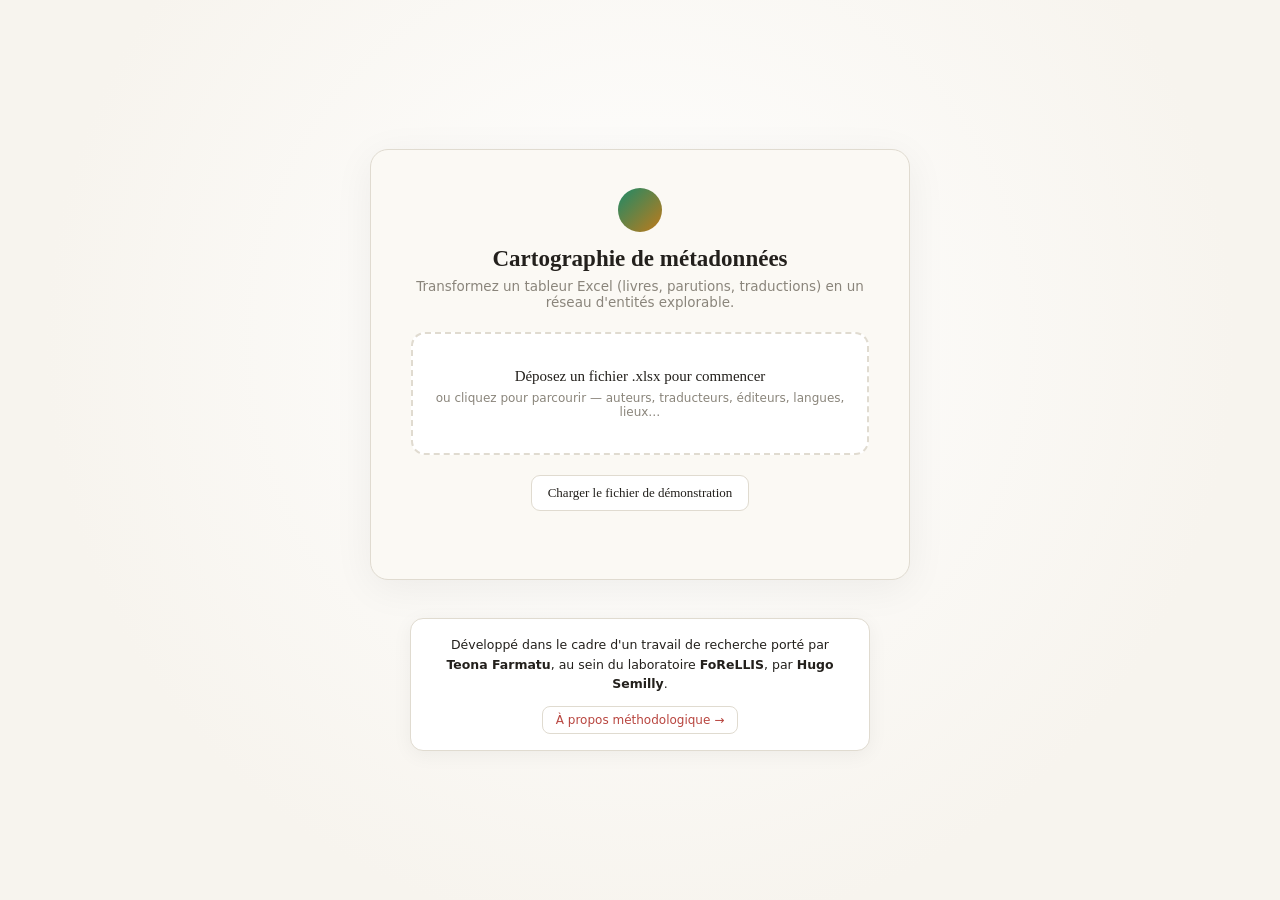
<file: frontend/index.html>
<!doctype html>
<html lang="fr">
<head>
<meta charset="utf-8">
<meta name="viewport" content="width=device-width, initial-scale=1.0">
<title>Cartographie interactive de métadonnées</title>
<link rel="icon" href="data:image/svg+xml,%3Csvg xmlns='http://www.w3.org/2000/svg' viewBox='0 0 16 16'%3E%3Ccircle cx='8' cy='8' r='7' fill='%231D8A68'/%3E%3C/svg%3E">
<link rel="stylesheet" href="styles.css">
</head>
<body>

<!-- ===================== Écran 1 : dépôt du fichier ===================== -->
<div id="upload-screen" class="screen">
  <div class="dropcard">
    <div class="logo"></div>
    <h1>Cartographie de métadonnées</h1>
    <p>Transformez un tableur Excel (livres, parutions, traductions) en un réseau d'entités explorable.</p>
    <label class="dropzone" id="dropzone">
      <div class="big">Déposez un fichier .xlsx pour commencer</div>
      <div class="small">ou cliquez pour parcourir — auteurs, traducteurs, éditeurs, langues, lieux…</div>
      <input type="file" id="file-input" accept=".xlsx,.xlsm" hidden>
    </label>
    <div class="row-btns">
      <button class="btn" id="demo-btn">Charger le fichier de démonstration</button>
    </div>
    <div class="err" id="upload-err"></div>
  </div>
  <footer class="upload-credits">
    <p class="uc-text">
      Développé dans le cadre d'un travail de recherche porté par <b>Teona Farmatu</b>,
      au sein du laboratoire <b>FoReLLIS</b>, par <b>Hugo Semilly</b>.
    </p>
    <a class="uc-link" href="a-propos.html">À&nbsp;propos méthodologique →</a>
  </footer>
</div>

<!-- ===================== Écran 2 : configuration des rôles ===================== -->
<div id="roles-overlay" class="overlay hidden">
  <div class="modal">
    <h2>Configuration de la cartographie</h2>
    <div class="sub">Chaque colonne de votre tableur reçoit un rôle. Vous pouvez en changer à tout moment.</div>
    <div class="legend">
      <span><span class="chip" style="background:var(--role-node)"></span>Nœud — entité affichée dans le réseau</span>
      <span><span class="chip" style="background:var(--role-edge)"></span>Lien — relie les nœuds entre eux</span>
      <span><span class="chip" style="background:#EFEDE7;border:1px solid var(--line)"></span>Ignoré — exclue (ni nœud, ni fiche, ni carte)</span>
      <span><span class="chip" style="background:var(--role-attr)"></span>Masqué — type d'entité caché par défaut (affichable d'un clic)</span>
    </div>
    <table class="roles-table">
      <thead><tr><th>Colonne détectée</th><th>Valeurs uniques</th><th style="text-align:right">Rôle</th><th style="text-align:center">Carte</th></tr></thead>
      <tbody id="roles-body"></tbody>
    </table>
    <div class="unit-field">
      <div class="unit-head">
        <label for="unit-singular">Comment nommer une ligne du tableur&nbsp;?</label>
        <span class="unit-help">Chaque ligne (un livre, un film, un contrat…) relie entre elles les entités qu'elle contient. Ce nom apparaît dans toute l'interface.</span>
      </div>
      <div class="unit-inputs">
        <input id="unit-singular" type="text" placeholder="objet" autocomplete="off" spellcheck="false">
        <span class="unit-preview" id="unit-preview"></span>
      </div>
    </div>
    <div class="unit-field">
      <div class="unit-head">
        <label for="hinge-key">Regrouper les lignes par (optionnel)</label>
        <span class="unit-help">À n'utiliser que si une même <b>œuvre</b> apparaît sur plusieurs lignes (ex. un livre en VO et sa traduction). Choisissez la colonne qui <b>identifie l'œuvre</b> (titre original, ISBN, id…) : chaque œuvre a sa propre valeur, seules ses éditions la partagent. Ce n'est <b>pas</b> une catégorie (langue, genre…) : une colonne à peu de valeurs fusionnerait tout en quelques méga-nœuds. Sinon, laissez « (aucune) ».</span>
      </div>
      <div class="unit-inputs">
        <select id="hinge-key"><option value="">(aucune — une ligne = une charnière)</option></select>
      </div>
    </div>
    <div class="hintbar" id="roles-hint"></div>
    <div class="modal-actions">
      <span class="sans" style="font-size:12px;color:var(--muted)" id="roles-status"></span>
      <div>
        <button class="btn" id="roles-cancel">Annuler</button>
        <button class="btn accent" id="roles-build">Construire la carte →</button>
      </div>
    </div>
  </div>
</div>

<!-- ===================== Écran 3 : application 3 zones ===================== -->
<div id="app" class="app hidden">

  <!-- Barre latérale gauche -->
  <aside class="rail">
    <div class="brand">
      <span class="dot"></span>
      <span>Cartographie<small id="brand-sub">—</small></span>
    </div>

    <div class="search"><input id="search" placeholder="Rechercher un nœud…"></div>

    <button class="side-btn" id="reconfig" title="Modifier le rôle des colonnes (nœud / lien / masqué / ignoré)">
      <span aria-hidden="true">⚙</span> Configurer les rôles des colonnes
    </button>

    <div>
      <div class="grp-label">Organiser autour de</div>
      <div class="pivot" id="pivot-list"></div>
    </div>

    <div>
      <div class="grp-label">Couches visibles</div>
      <div id="layers-list"></div>
      <label class="layer off" id="hinge-layer" title="Afficher les objets comme nœuds-charnières">
        <span class="tog"></span><span class="sw" style="background:#8A857B"></span><span id="hinge-label">Objets</span> (charnière)
      </label>
    </div>

    <div>
      <div class="grp-label">Filtres</div>
      <div class="ctrl">
        <label title="Masque les nœuds ayant moins de N liens dans la vue courante (0 = aucun filtre). Enlève les nœuds isolés / peu reliés.">Degré minimum : <b id="deg-min-val">0</b></label>
        <input type="range" id="deg-min" min="0" max="10" value="0" style="width:100%;accent-color:var(--sel)">
      </div>
      <div class="ctrl">
        <button class="side-btn" id="open-filters" title="Filtrer par les valeurs de n'importe quelle colonne">
          <span aria-hidden="true">⛃</span> Filtrer par valeurs<b class="filters-count" id="filters-count"></b>
        </button>
      </div>
    </div>

    <div class="adv" id="adv">
      <div class="adv-toggle" id="adv-toggle"><span>Options avancées</span><span class="caret">›</span></div>
      <div class="adv-body">
        <div class="ctrl">
          <label>Quand une couche est masquée, ses liens…</label>
          <div class="seg" id="seg-link">
            <span data-v="report" class="on">se reportent</span><span data-v="cut">se coupent</span>
          </div>
        </div>
        <div class="ctrl">
          <label>Effet du pivot</label>
          <div class="seg" id="seg-pivot">
            <span data-v="reorganize" class="on">réorganise</span><span data-v="filter">filtre seul</span>
          </div>
        </div>
        <div class="ctrl">
          <label>Couleur des nœuds</label>
          <div class="seg" id="seg-color">
            <span data-v="type" class="on">type</span><span data-v="community">communauté</span><span data-v="epoch">époque</span>
          </div>
        </div>
        <div class="ctrl">
          <label>Taille des nœuds (centralité)</label>
          <select id="size-by">
            <option value="degree">Degré (nb de liens)</option>
            <option value="betweenness">Intermédiarité</option>
            <option value="eigenvector">Vecteur propre</option>
          </select>
        </div>
        <div class="ctrl">
          <label>Densité des étiquettes</label>
          <div class="seg" id="seg-labels">
            <span data-v="all">toutes</span><span data-v="pivots" class="on">pivots</span><span data-v="none">aucune</span>
          </div>
        </div>
        <div class="ctrl">
          <label>Disposition</label>
          <select id="layout-sel">
            <option value="force">Force (galaxie)</option>
            <option value="temporal">Temporel (axe = temps)</option>
            <option value="axes">Axes (X / Y au choix)</option>
            <option value="mds">Similarité (MDS)</option>
            <option value="circular">Circulaire</option>
            <option value="random">Dispersée</option>
          </select>
        </div>
        <div class="ctrl" id="axes-ctrl" style="display:none">
          <label>Axe horizontal (X)</label>
          <select id="axis-x"><option value="free">Libre (force)</option></select>
          <label style="margin-top:6px">Axe vertical (Y)</label>
          <select id="axis-y"><option value="force">Force</option></select>
          <label style="margin-top:6px">Ordre des catégories</label>
          <div class="seg" id="seg-axis-order">
            <span data-v="alpha" class="on">alphabétique</span><span data-v="freq">fréquence</span>
          </div>
        </div>
        <div class="ctrl" id="force-ctrl">
          <label>Réglages de force</label>
          <label class="chk"><input type="checkbox" id="force-linlog"> Resserrer les groupes</label>
          <label class="chk"><input type="checkbox" id="force-outbound"> Écarter les pôles (hubs)</label>
          <label class="chk"><input type="checkbox" id="force-community"> Regrouper par communauté</label>
          <label style="margin-top:6px">Influence des liens partagés : <b id="force-weight-val">1</b></label>
          <input type="range" id="force-weight" min="0" max="3" step="0.25" value="1" style="width:100%;accent-color:var(--sel)">
        </div>
        <div class="ctrl" id="sim-ctrl">
          <label>Similarité</label>
          <label class="chk"><input type="checkbox" id="sim-attract"> Rapprocher les nœuds semblables</label>
          <div id="sim-opts" style="display:none">
            <div id="sim-dims"></div>
            <label style="margin-top:6px">Seuil de similarité : <b id="sim-threshold-val">0.50</b></label>
            <input type="range" id="sim-threshold" min="0.2" max="0.95" step="0.05" value="0.5" style="width:100%;accent-color:var(--sel)">
          </div>
        </div>
        <div class="ctrl">
          <label>Filtre temporel</label>
          <div class="seg" id="seg-timemode">
            <span data-v="cumulative" class="on">cumulatif</span><span data-v="window">fenêtre glissante</span>
          </div>
        </div>
        <div class="ctrl" id="ctrl-window" style="display:none">
          <label>Largeur de la fenêtre (années) : <b id="window-width-val">5</b></label>
          <input type="range" id="window-width" min="1" max="50" value="5" style="width:100%;accent-color:var(--sel)">
        </div>
      </div>
    </div>
    <div style="margin-top:auto;font-size:10.5px;color:var(--muted)" class="sans" id="rail-foot"></div>
  </aside>

  <!-- Canvas central -->
  <main class="canvas">
    <div class="topbar">
      <div class="timewrap" id="timewrap">
        <button class="tl-play" id="tl-play" title="Lecture animée (balaie le temps)">▶</button>
        <select id="tl-speed" class="tl-speed" title="Vitesse de lecture">
          <option value="1000">Lent</option>
          <option value="550" selected>Moyen</option>
          <option value="250">Rapide</option>
        </select>
        <b id="yr-lo">—</b>
        <div class="tl" id="tl" title="Cliquez ou glissez pour choisir la plage d'années">
          <canvas id="tl-hist"></canvas>
          <div class="tl-window" id="tl-window"></div>
          <input type="range" id="yr-min"><input type="range" id="yr-max">
        </div>
        <b id="yr-hi">—</b>
        <span id="yr-reset" style="cursor:pointer;text-decoration:underline">tout</span>
      </div>
      <div class="actions">
        <span class="modepick" id="display-mode" title="Affichage des nœuds">
          <span data-v="auto" class="on">auto</span><span data-v="points">points</span><span data-v="cards">cartes</span>
        </span>
        <button class="btn" id="hasard-btn" title="Ouvrir une entité au hasard (découverte / sérendipité)">🎲 Au hasard</button>
        <button class="btn" id="stats-btn" title="Statistiques : ce qui ressort + exploration par grain">Statistiques</button>
        <button class="btn" id="chrono-btn" title="Frise chronologique par entité">Chronologie</button>
        <button class="btn" id="snapshots-btn" title="Grille d'instantanés par période">Instantanés</button>
        <button class="btn" id="export-btn">Exporter</button>
        <button class="btn primary" id="share-btn">Partager</button>
      </div>
    </div>

    <div id="net">
      <div id="sigma"></div>
      <div class="focus-bar hidden" id="focus-bar">
        <span class="fb-lab">Focalisé : <b id="focus-label">—</b></span>
        <span class="fb-depth">profondeur
          <input type="range" id="focus-depth" min="1" max="3" step="1" value="1">
          <b id="focus-depth-val">1</b></span>
        <button class="fb-btn" id="focus-back" style="display:none">‹ Retour</button>
        <button class="fb-btn" id="focus-exit">✕ Vue complète</button>
      </div>
      <div class="parcours-bar hidden" id="parcours-bar">
        <span class="pb-lab">Parcours</span>
        <div class="pb-chain" id="parcours-chain"></div>
        <button class="pb-btn" id="parcours-play" title="Rejouer le parcours pas à pas">▶</button>
        <button class="pb-btn" id="parcours-back" title="Reculer d'un pas">‹ Reculer</button>
        <button class="pb-btn" id="parcours-text" title="Exporter le parcours en texte">⤓ Texte</button>
        <button class="pb-btn" id="parcours-clear" title="Vider le parcours">✕</button>
      </div>
      <div id="cards"></div>
      <div id="tooltip"></div>
      <div class="statusline" id="statusline"></div>
      <div class="epoch-legend hidden" id="epoch-legend">
        <span class="el-lab" id="el-min">—</span>
        <span class="el-bar" id="el-bar"></span>
        <span class="el-lab" id="el-max">—</span>
        <span class="el-cap">époque (année moyenne)</span>
      </div>
      <div class="time-axis hidden" id="time-axis"></div>
      <div class="axis-decor axis-decor-x hidden" id="axdec-x"></div>
      <div class="axis-decor axis-decor-y hidden" id="axdec-y"></div>
    </div>
    <div class="hint">Cliquez un nœud pour son détail · molette pour zoomer · glissez le fond pour déplacer · glissez un nœud pour le repositionner</div>
  </main>

  <!-- Volet de filtres (toute colonne, refermable, NON-modal : la carte reste visible/active) -->
  <aside class="filters-panel" id="filters-panel" aria-hidden="true">
    <div class="fp-head">
      <h2>Filtres</h2>
      <button class="fp-reset" id="fp-reset" title="Tout réinitialiser">Réinitialiser</button>
      <button class="fp-close" id="fp-close" title="Fermer">✕</button>
    </div>
    <div class="fp-note">Coche les valeurs à garder. Tout coché (ou tout décoché) = pas de filtre sur la colonne.</div>
    <div class="fp-body" id="fp-cols"></div>
  </aside>

  <!-- Panneau de détail droit -->
  <aside class="detail" id="detail">
    <div class="dhead" id="dhead">
      <button class="dclose" id="dclose">✕</button>
      <h2 id="d-title">—</h2>
      <p id="d-sub">—</p>
    </div>
    <div class="dbody" id="dbody"></div>
  </aside>

  <!-- Écran Statistiques (recouvre la zone carte ; la barre latérale/filtres reste à gauche) -->
  <section class="stats-screen hidden" id="stats-screen" aria-hidden="true">
    <div class="stats-head">
      <h2>Statistiques</h2>
      <div class="seg" id="stats-scope" title="Périmètre des statistiques">
        <span data-v="view" class="on">Vue courante</span><span data-v="base">Base entière</span>
      </div>
      <span class="stats-meta" id="stats-meta"></span>
      <button class="btn" id="glossaire-btn" title="Que mesurent les chiffres ?">? Glossaire</button>
      <button class="btn" id="hasard-btn-stats" title="Ouvrir une entité au hasard (découverte)">🎲 Au hasard</button>
      <button class="btn" id="stats-close">✕ Retour à la carte</button>
    </div>
    <div class="stats-body">
      <section class="stats-block">
        <div class="stats-block-head">
          <div class="grp-label">Ce qui ressort</div>
          <button class="btn-mini" id="exp-synth" title="Télécharger la synthèse (texte factuel)">⤓ Synthèse (texte)</button>
        </div>
        <div id="stats-traits" class="stats-traits"></div>
      </section>
      <section class="stats-block">
        <div class="stats-block-head">
          <div class="grp-label">Explorer par grain</div>
          <span class="stats-exp">
            <button class="btn-mini" id="exp-tab-csv" title="Exporter le tableau courant en CSV">⤓ CSV</button>
            <button class="btn-mini" id="exp-tab-xlsx" title="Exporter le tableau courant en XLSX">⤓ XLSX</button>
            <span class="stats-exp-sep"></span>
            <button class="btn-mini" id="exp-bars" title="Barres : top entités par nombre de liens">📊 Barres</button>
            <button class="btn-mini" id="exp-histo" title="Histogramme : entités par année moyenne">📊 Histo</button>
            <button class="btn-mini" id="exp-matrix" title="Matrice de co-occurrence des principales entités">📊 Matrice</button>
          </span>
        </div>
        <div class="seg" id="stats-grain">
          <span data-v="entites" class="on">Entités</span><span data-v="paires">Paires</span><span data-v="ensemble">Ensemble</span>
        </div>
        <div id="stats-chart-block" class="chart-block" style="display:none">
          <div class="stats-block-head">
            <div class="grp-label" id="chart-title">Graphique</div>
            <span class="stats-exp">
              <button class="btn-mini" id="chart-dl-png" title="Télécharger en PNG 300 DPI">⤓ PNG</button>
              <button class="btn-mini" id="chart-dl-svg" title="Télécharger en SVG vectoriel">⤓ SVG</button>
              <button class="btn-mini" id="chart-hide" title="Masquer l'aperçu">✕</button>
            </span>
          </div>
          <div id="chart-preview" class="chart-preview"></div>
        </div>
        <div id="stats-table" class="stats-table"></div>
      </section>
    </div>
  </section>
</div>

<!-- ===================== Glossaire des métriques ===================== -->
<div id="glossaire-overlay" class="overlay hidden">
  <div class="modal gloss-modal">
    <h2>Glossaire des métriques</h2>
    <div class="sub">Ce que mesurent les chiffres de la page — rien n'est une boîte noire.</div>
    <div id="gloss-list" class="gloss-list"></div>
    <button class="btn" id="gloss-close" style="margin-top:14px">Fermer</button>
  </div>
</div>

<!-- ===================== Modale d'export ===================== -->
<div id="export-overlay" class="overlay hidden">
  <div class="modal export-modal">
    <h2>Exporter la carte</h2>
    <div class="sub">Image nette pour Word (PNG/SVG), ou données pour Gephi / tableur.</div>
    <div class="exp-grid">
      <div class="ctrl"><label>Périmètre</label>
        <select id="exp-scope">
          <option value="view">Vue courante (filtres actifs)</option>
          <option value="highlight">Vue courante, sélection en évidence</option>
          <option value="neighbors">Voisinage du nœud sélectionné (recadré)</option>
        </select>
      </div>
      <div class="ctrl"><label>Sauts (voisinage)</label>
        <select id="exp-hops"><option value="1">1 saut</option><option value="2">2 sauts</option></select>
      </div>
      <div class="ctrl"><label>Format image</label>
        <select id="exp-format"><option value="png">PNG 300 DPI</option><option value="svg">SVG vectoriel</option><option value="pdf">PDF</option></select>
      </div>
      <div class="ctrl"><label>Dimensions</label>
        <select id="exp-dim"><option value="pleine_page">Pleine page</option><option value="colonne">Colonne</option><option value="carre">Carré</option></select>
      </div>
      <div class="ctrl"><label>Étiquettes</label>
        <select id="exp-labels"><option value="pivots">Pivots</option><option value="all">Toutes</option><option value="none">Aucune</option></select>
      </div>
      <div class="ctrl" style="display:flex;align-items:flex-end">
        <button class="btn accent" id="exp-image" style="width:100%">Télécharger l'image</button>
      </div>
    </div>
    <div class="exp-extra">
      <div class="grp-label">Autres formats</div>
      <button class="btn" data-exp="gexf">GEXF (Gephi)</button>
      <button class="btn" data-exp="csv_nodes">CSV nœuds</button>
      <button class="btn" data-exp="csv_edges">CSV arêtes</button>
      <button class="btn" data-exp="metrics" data-fmt="csv">Métriques CSV</button>
      <button class="btn" data-exp="metrics" data-fmt="xlsx">Métriques XLSX</button>
    </div>
    <div class="modal-actions">
      <span class="sans" style="font-size:12px;color:var(--muted)" id="exp-status"></span>
      <button class="btn" id="exp-close">Fermer</button>
    </div>
  </div>
</div>

<!-- ===================== Vue « instantanés » (petits multiples) ===================== -->
<div id="snapshots-overlay" class="overlay hidden">
  <div class="modal snapshots-modal">
    <div class="snap-head">
      <div>
        <h2>Instantanés dans le temps</h2>
        <div class="sub">Le réseau à des périodes successives, mêmes positions de nœuds — pour comparer les époques.</div>
      </div>
      <button class="dclose" id="snap-close" style="position:static;color:var(--ink)">✕</button>
    </div>
    <div class="snap-bar">
      <span class="sans" style="font-size:12px;color:var(--muted)">Intervalle</span>
      <select id="snap-interval">
        <option value="5">5 ans</option>
        <option value="10" selected>Décennie</option>
        <option value="20">20 ans</option>
        <option value="0">Périodes égales (auto)</option>
      </select>
      <label class="sans" style="font-size:12px;color:var(--muted);display:flex;align-items:center;gap:6px">
        <input type="checkbox" id="snap-cumulative"> cumulatif (du début à chaque date)
      </label>
      <span style="flex:1"></span>
      <span class="sans" style="font-size:12px;color:var(--muted)" id="snap-status"></span>
      <button class="btn" data-snapexp="png">Export PNG</button>
      <button class="btn" data-snapexp="svg">Export SVG</button>
    </div>
    <div class="snap-grid" id="snap-grid"></div>
  </div>
</div>

<!-- ===================== Vue « chronologie » ===================== -->
<div id="chrono-overlay" class="overlay hidden">
  <div class="modal chrono-modal">
    <div class="snap-head">
      <div>
        <h2 id="chrono-title">Chronologie</h2>
        <div class="sub" id="chrono-sub">Une ligne par entité ; chaque point est un objet placé dans le temps.</div>
      </div>
      <button class="dclose" id="chrono-close" style="position:static;color:var(--ink)">✕</button>
    </div>
    <div class="snap-bar">
      <span class="sans" style="font-size:12px;color:var(--muted)">Entité (suit « organiser autour de »)</span>
      <select id="chrono-pivot"></select>
      <span class="sans" style="font-size:12px;color:var(--muted)">Couleur des points</span>
      <select id="chrono-color"><option value="">(aucune)</option></select>
      <span style="flex:1"></span>
      <span class="sans" style="font-size:12px;color:var(--muted)" id="chrono-status"></span>
      <button class="btn" data-chronoexp="png">Export PNG</button>
      <button class="btn" data-chronoexp="svg">Export SVG</button>
    </div>
    <div class="chrono-scroll" id="chrono-scroll"></div>
  </div>
</div>

<!-- Librairies réseau (UMD), vendorisées dans frontend/vendor/ — versions figées,
     déploiement 100 % autonome : aucun appel à un CDN tiers (cf. README §Déploiement).
     graphology@0.25.4 · graphology-library@0.8.0 · sigma@3.0.3 -->
<script src="vendor/graphology.umd.min.js"></script>
<script src="vendor/graphology-library.min.js"></script>
<script src="vendor/sigma.min.js"></script>
<script src="render.js"></script>
<script src="app.js"></script>
</body>
</html>
</file>
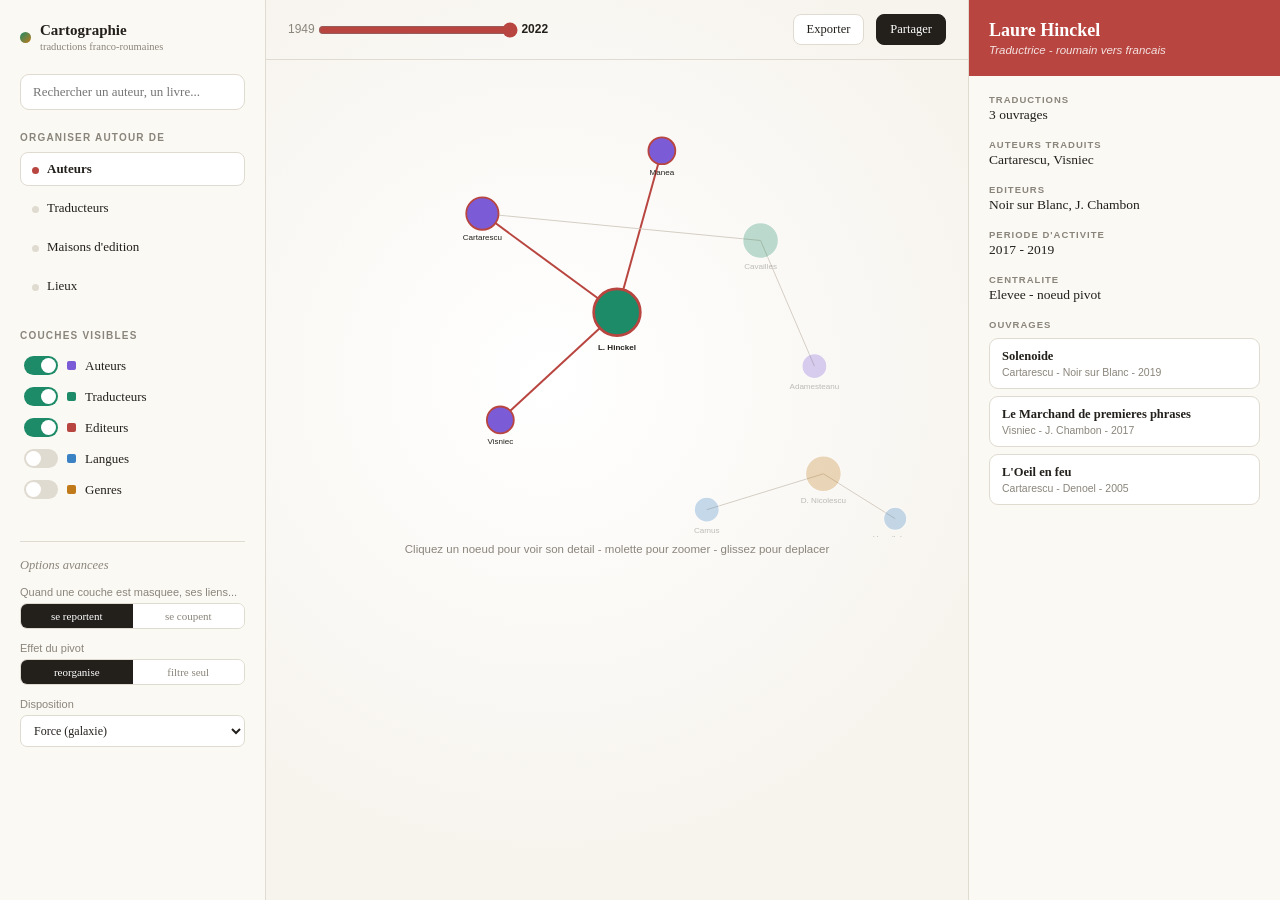
<file: design/maquette_interface.html>
<!DOCTYPE html>
<html lang="fr">
<head>
<meta charset="UTF-8">
<meta name="viewport" content="width=device-width, initial-scale=1.0">
<title>Maquette d'interface — Cartographie des traductions</title>
<style>
  :root{
    --ink:#23201C; --paper:#F7F4EE; --line:#E0DBD0; --panel:#FBF9F4;
    --rofr:#1D8A68; --frro:#C07A1A; --sel:#B8453F; --muted:#8A857B;
  }
  *{box-sizing:border-box;margin:0;padding:0}
  body{font-family:Georgia,'Times New Roman',serif;background:var(--paper);color:var(--ink)}
  .app{display:flex;min-height:100vh}

  .rail{width:266px;flex:none;background:var(--panel);border-right:1px solid var(--line);
    padding:22px 20px;display:flex;flex-direction:column;gap:22px}
  .brand{font-size:15px;font-weight:bold;display:flex;align-items:center;gap:9px}
  .brand .dot{width:11px;height:11px;border-radius:50%;flex:none;
    background:linear-gradient(135deg,var(--rofr),var(--frro))}
  .brand small{display:block;font-size:10.5px;color:var(--muted);font-weight:normal;margin-top:2px}

  .search input{width:100%;padding:9px 12px;border:1px solid var(--line);
    border-radius:9px;background:#fff;font-family:inherit;font-size:13px;color:var(--ink)}

  .grp-label{font-size:10px;text-transform:uppercase;letter-spacing:1.2px;
    color:var(--muted);font-family:Arial,sans-serif;font-weight:bold;margin-bottom:9px}

  .pivot button{display:block;width:100%;text-align:left;padding:8px 11px;
    border:1px solid transparent;border-radius:8px;background:transparent;
    font-family:inherit;font-size:13px;color:var(--ink);cursor:pointer;margin-bottom:5px}
  .pivot button.on{background:#fff;border-color:var(--line);font-weight:bold}
  .pivot .pin{display:inline-block;width:7px;height:7px;border-radius:50%;
    background:var(--line);margin-right:8px;vertical-align:middle}
  .pivot button.on .pin{background:var(--sel)}

  .layer{display:flex;align-items:center;gap:9px;padding:6px 4px;font-size:13px}
  .layer .tog{width:34px;height:19px;border-radius:11px;background:var(--rofr);
    position:relative;flex:none}
  .layer.off .tog{background:var(--line)}
  .layer .tog::after{content:"";position:absolute;width:15px;height:15px;border-radius:50%;
    background:#fff;top:2px;left:17px}
  .layer.off .tog::after{left:2px}
  .layer .sw{width:9px;height:9px;border-radius:2px;flex:none}

  .adv{margin-top:14px;border-top:1px solid var(--line);padding-top:16px}
  .adv-toggle{font-size:12.5px;color:var(--muted);font-style:italic}
  .ctrl{margin-top:13px}
  .ctrl label{font-size:11px;color:var(--muted);display:block;margin-bottom:5px;font-family:Arial,sans-serif}
  .seg{display:flex;border:1px solid var(--line);border-radius:7px;overflow:hidden}
  .seg span{flex:1;padding:6px;background:#fff;text-align:center;font-size:11px;color:var(--muted)}
  .seg span.on{background:var(--ink);color:#fff}
  .ctrl select{width:100%;padding:7px 9px;border:1px solid var(--line);border-radius:7px;
    background:#fff;color:var(--ink);font-family:inherit;font-size:12px}

  .canvas{flex:1;position:relative;min-width:0;
    background:radial-gradient(circle at 40% 42%,#fff 0%,var(--paper) 72%)}
  .topbar{display:flex;align-items:center;justify-content:space-between;
    padding:14px 22px;border-bottom:1px solid var(--line)}
  .timewrap{font-size:12px;color:var(--muted);font-family:Arial,sans-serif}
  .timewrap input{width:200px;vertical-align:middle;accent-color:var(--sel)}
  .actions button{border:1px solid var(--line);background:#fff;border-radius:8px;
    padding:7px 13px;font-family:inherit;font-size:12.5px;color:var(--ink);cursor:pointer;margin-left:8px}
  .actions .primary{background:var(--ink);color:#fff;border-color:var(--ink)}

  .net-wrap{padding:10px}
  svg.net{width:100%;height:auto;display:block}
  .edge{stroke:#CFC9BD;stroke-width:1}
  .edge.hot{stroke:var(--sel);stroke-width:2.2}
  .nlabel{font-size:9px;fill:var(--ink);font-family:Arial,sans-serif}
  .dim{opacity:.28}
  .hint{text-align:center;font-family:Arial,sans-serif;font-size:11.5px;
    color:var(--muted);padding:6px}

  .detail{width:312px;flex:none;background:var(--panel);border-left:1px solid var(--line)}
  .dhead{background:var(--sel);color:#fff;padding:20px}
  .dhead h2{font-size:18px}
  .dhead p{font-size:11.5px;opacity:.85;font-style:italic;margin-top:3px;font-family:Arial,sans-serif}
  .dbody{padding:18px 20px}
  .stat{margin-bottom:16px}
  .stat .k{font-size:9.5px;text-transform:uppercase;letter-spacing:1px;color:var(--muted);
    font-family:Arial,sans-serif;font-weight:bold}
  .stat .v{font-size:13.5px;margin-top:2px}
  .work{background:#fff;border:1px solid var(--line);border-radius:9px;padding:10px 12px;margin-bottom:7px}
  .work .t{font-size:12.5px;font-weight:bold}
  .work .s{font-size:10.5px;color:var(--muted);font-family:Arial,sans-serif;margin-top:2px}

  @media(max-width:900px){.detail{display:none}.rail{width:230px}}
</style>
</head>
<body>
<div class="app">

  <aside class="rail">
    <div class="brand">
      <span class="dot"></span>
      <span>Cartographie<small>traductions franco-roumaines</small></span>
    </div>

    <div class="search"><input placeholder="Rechercher un auteur, un livre..."></div>

    <div>
      <div class="grp-label">Organiser autour de</div>
      <div class="pivot">
        <button class="on"><span class="pin"></span>Auteurs</button>
        <button><span class="pin"></span>Traducteurs</button>
        <button><span class="pin"></span>Maisons d'edition</button>
        <button><span class="pin"></span>Lieux</button>
      </div>
    </div>

    <div>
      <div class="grp-label">Couches visibles</div>
      <div class="layer"><span class="tog"></span><span class="sw" style="background:#7B5BD6"></span>Auteurs</div>
      <div class="layer"><span class="tog"></span><span class="sw" style="background:#1D8A68"></span>Traducteurs</div>
      <div class="layer"><span class="tog"></span><span class="sw" style="background:#B8453F"></span>Editeurs</div>
      <div class="layer off"><span class="tog"></span><span class="sw" style="background:#3B82C4"></span>Langues</div>
      <div class="layer off"><span class="tog"></span><span class="sw" style="background:#C07A1A"></span>Genres</div>
    </div>

    <div class="adv">
      <div class="adv-toggle">Options avancees</div>
      <div class="ctrl">
        <label>Quand une couche est masquee, ses liens...</label>
        <div class="seg"><span class="on">se reportent</span><span>se coupent</span></div>
      </div>
      <div class="ctrl">
        <label>Effet du pivot</label>
        <div class="seg"><span class="on">reorganise</span><span>filtre seul</span></div>
      </div>
      <div class="ctrl">
        <label>Disposition</label>
        <select><option>Force (galaxie)</option><option>Hierarchique</option><option>Circulaire</option></select>
      </div>
    </div>
  </aside>

  <main class="canvas">
    <div class="topbar">
      <div class="timewrap">
        1949 <input type="range" min="1949" max="2022" value="2022"> <b style="color:var(--ink)">2022</b>
      </div>
      <div class="actions">
        <button>Exporter</button>
        <button class="primary">Partager</button>
      </div>
    </div>

    <div class="net-wrap">
      <svg class="net" viewBox="0 0 760 520" xmlns="http://www.w3.org/2000/svg">
        <line class="edge hot" x1="380" y1="270" x2="230" y2="160"/>
        <line class="edge hot" x1="380" y1="270" x2="250" y2="390"/>
        <line class="edge hot" x1="380" y1="270" x2="430" y2="90"/>
        <line class="edge" x1="540" y1="190" x2="230" y2="160"/>
        <line class="edge" x1="540" y1="190" x2="600" y2="330"/>
        <line class="edge" x1="610" y1="450" x2="480" y2="490"/>
        <line class="edge" x1="610" y1="450" x2="690" y2="500"/>

        <circle cx="380" cy="270" r="26" fill="#1D8A68" stroke="#B8453F" stroke-width="3"/>
        <text class="nlabel" x="380" y="312" text-anchor="middle" font-weight="bold">L. Hinckel</text>

        <circle cx="230" cy="160" r="18" fill="#7B5BD6" stroke="#B8453F" stroke-width="2"/>
        <text class="nlabel" x="230" y="190" text-anchor="middle">Cartarescu</text>
        <circle cx="250" cy="390" r="15" fill="#7B5BD6" stroke="#B8453F" stroke-width="2"/>
        <text class="nlabel" x="250" y="417" text-anchor="middle">Visniec</text>
        <circle cx="430" cy="90" r="15" fill="#7B5BD6" stroke="#B8453F" stroke-width="2"/>
        <text class="nlabel" x="430" y="117" text-anchor="middle">Manea</text>

        <g class="dim">
          <circle cx="540" cy="190" r="20" fill="#1D8A68" stroke="#fff" stroke-width="1.5"/>
          <text class="nlabel" x="540" y="222" text-anchor="middle">Cavailles</text>
          <circle cx="600" cy="330" r="14" fill="#7B5BD6" stroke="#fff" stroke-width="1.5"/>
          <text class="nlabel" x="600" y="356" text-anchor="middle">Adamesteanu</text>
          <circle cx="610" cy="450" r="20" fill="#C07A1A" stroke="#fff" stroke-width="1.5"/>
          <text class="nlabel" x="610" y="482" text-anchor="middle">D. Nicolescu</text>
          <circle cx="480" cy="490" r="14" fill="#3B82C4" stroke="#fff" stroke-width="1.5"/>
          <text class="nlabel" x="480" y="516" text-anchor="middle">Camus</text>
          <circle cx="690" cy="500" r="13" fill="#3B82C4" stroke="#fff" stroke-width="1.5"/>
          <text class="nlabel" x="690" y="525" text-anchor="middle">Houellebecq</text>
        </g>
      </svg>
      <div class="hint">Cliquez un noeud pour voir son detail - molette pour zoomer - glissez pour deplacer</div>
    </div>
  </main>

  <aside class="detail">
    <div class="dhead">
      <h2>Laure Hinckel</h2>
      <p>Traductrice - roumain vers francais</p>
    </div>
    <div class="dbody">
      <div class="stat"><div class="k">Traductions</div><div class="v">3 ouvrages</div></div>
      <div class="stat"><div class="k">Auteurs traduits</div><div class="v">Cartarescu, Visniec</div></div>
      <div class="stat"><div class="k">Editeurs</div><div class="v">Noir sur Blanc, J. Chambon</div></div>
      <div class="stat"><div class="k">Periode d'activite</div><div class="v">2017 - 2019</div></div>
      <div class="stat"><div class="k">Centralite</div><div class="v">Elevee - noeud pivot</div></div>
      <div class="k" style="font-size:9.5px;text-transform:uppercase;letter-spacing:1px;color:var(--muted);font-family:Arial,sans-serif;font-weight:bold;margin-bottom:8px">Ouvrages</div>
      <div class="work"><div class="t">Solenoide</div><div class="s">Cartarescu - Noir sur Blanc - 2019</div></div>
      <div class="work"><div class="t">Le Marchand de premieres phrases</div><div class="s">Visniec - J. Chambon - 2017</div></div>
      <div class="work"><div class="t">L'Oeil en feu</div><div class="s">Cartarescu - Denoel - 2005</div></div>
    </div>
  </aside>
</div>
</body>
</html>
</file>
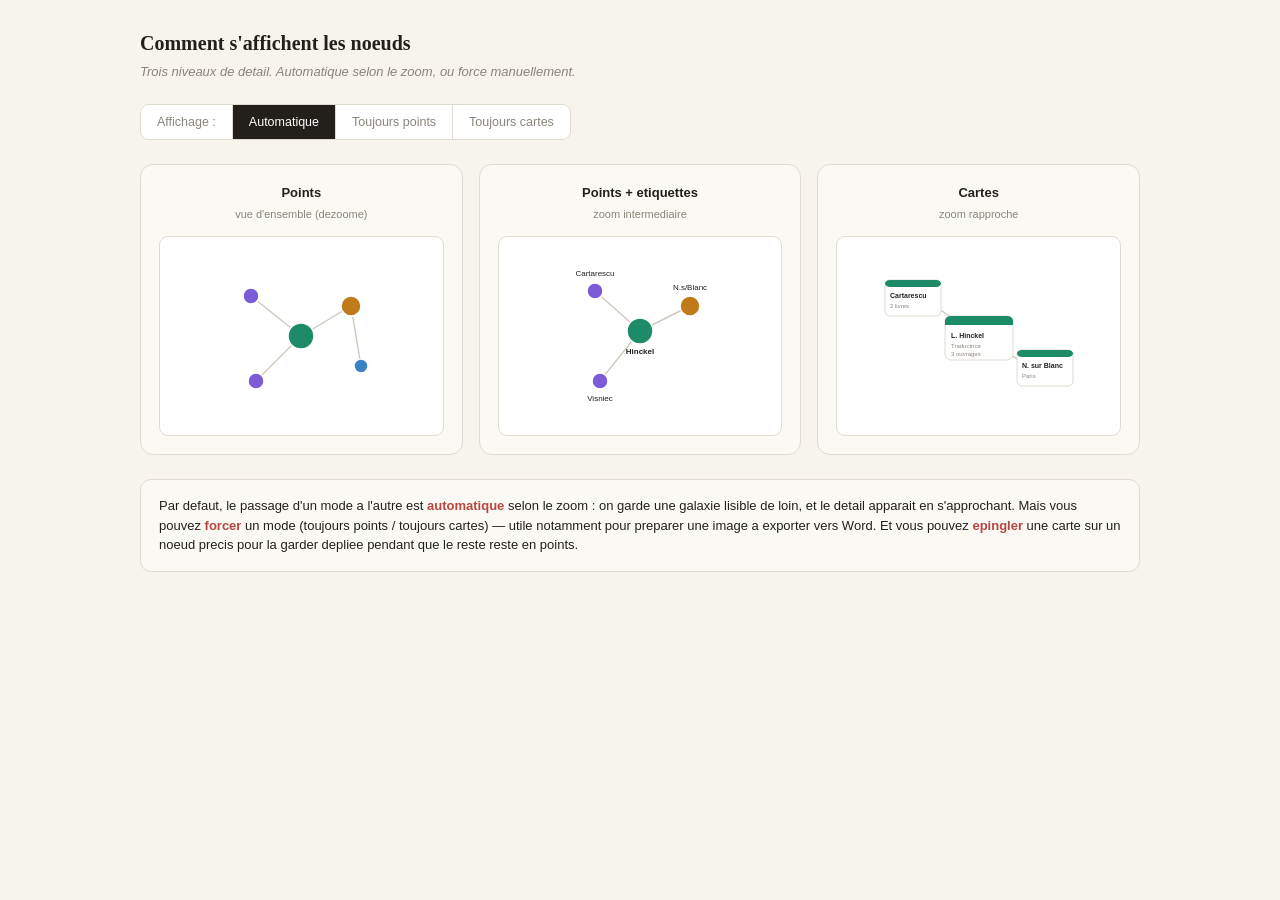
<file: design/maquette_modes_affichage.html>
<!DOCTYPE html>
<html lang="fr">
<head>
<meta charset="UTF-8">
<meta name="viewport" content="width=device-width, initial-scale=1.0">
<title>Modes d'affichage des noeuds</title>
<style>
  :root{
    --ink:#23201C; --paper:#F7F4EE; --line:#E0DBD0; --panel:#FBF9F4;
    --node:#1D8A68; --accent:#B8453F; --muted:#8A857B;
  }
  *{box-sizing:border-box;margin:0;padding:0}
  body{font-family:Georgia,'Times New Roman',serif;background:var(--paper);color:var(--ink);
    padding:28px 22px;line-height:1.5}
  .wrap{max-width:1000px;margin:0 auto}
  h1{font-size:20px;margin-bottom:4px}
  .sub{font-size:13px;color:var(--muted);font-style:italic;margin-bottom:22px;font-family:Arial,sans-serif}

  .modebar{display:inline-flex;border:1px solid var(--line);border-radius:9px;overflow:hidden;
    margin-bottom:24px;font-family:Arial,sans-serif;font-size:12.5px}
  .modebar span{padding:8px 16px;background:#fff;color:var(--muted);border-right:1px solid var(--line)}
  .modebar span:last-child{border-right:none}
  .modebar span.on{background:var(--ink);color:#fff}

  .cols{display:grid;grid-template-columns:1fr 1fr 1fr;gap:16px}
  .card-demo{background:var(--panel);border:1px solid var(--line);border-radius:13px;padding:18px;
    text-align:center}
  .card-demo h3{font-size:13px;font-family:Arial,sans-serif;margin-bottom:3px}
  .card-demo .z{font-size:11px;color:var(--muted);font-family:Arial,sans-serif;margin-bottom:14px}
  .stage{background:#fff;border-radius:9px;height:200px;display:flex;align-items:center;
    justify-content:center;border:1px solid var(--line)}

  svg{overflow:visible}
  .edge{stroke:#CFC9BD;stroke-width:1.4}
  .lbl{font-size:8px;fill:var(--ink);font-family:Arial,sans-serif}

  .mini-card{fill:#fff;stroke:var(--line);stroke-width:1}
  .mc-band{fill:var(--node)}
  .mc-t{font-size:7px;font-family:Arial,sans-serif;font-weight:bold;fill:var(--ink)}
  .mc-s{font-size:6px;font-family:Arial,sans-serif;fill:var(--muted)}

  .note{margin-top:24px;background:var(--panel);border:1px solid var(--line);border-radius:11px;
    padding:16px 18px;font-size:13px;font-family:Arial,sans-serif}
  .note b{color:var(--accent)}
</style>
</head>
<body>
<div class="wrap">
  <h1>Comment s'affichent les noeuds</h1>
  <div class="sub">Trois niveaux de detail. Automatique selon le zoom, ou force manuellement.</div>

  <div class="modebar">
    <span>Affichage :</span>
    <span class="on">Automatique</span>
    <span>Toujours points</span>
    <span>Toujours cartes</span>
  </div>

  <div class="cols">

    <!-- POINTS -->
    <div class="card-demo">
      <h3>Points</h3>
      <div class="z">vue d'ensemble (dezoome)</div>
      <div class="stage">
        <svg width="200" height="180" viewBox="0 0 200 180">
          <line class="edge" x1="100" y1="90" x2="50" y2="50"/>
          <line class="edge" x1="100" y1="90" x2="55" y2="135"/>
          <line class="edge" x1="100" y1="90" x2="150" y2="60"/>
          <line class="edge" x1="150" y1="60" x2="160" y2="120"/>
          <circle cx="100" cy="90" r="13" fill="#1D8A68" stroke="#fff" stroke-width="1.5"/>
          <circle cx="50" cy="50" r="8" fill="#7B5BD6" stroke="#fff" stroke-width="1.5"/>
          <circle cx="55" cy="135" r="8" fill="#7B5BD6" stroke="#fff" stroke-width="1.5"/>
          <circle cx="150" cy="60" r="10" fill="#C07A1A" stroke="#fff" stroke-width="1.5"/>
          <circle cx="160" cy="120" r="7" fill="#3B82C4" stroke="#fff" stroke-width="1.5"/>
        </svg>
      </div>
    </div>

    <!-- POINTS + LABELS -->
    <div class="card-demo">
      <h3>Points + etiquettes</h3>
      <div class="z">zoom intermediaire</div>
      <div class="stage">
        <svg width="200" height="180" viewBox="0 0 200 180">
          <line class="edge" x1="100" y1="85" x2="55" y2="45"/>
          <line class="edge" x1="100" y1="85" x2="60" y2="135"/>
          <line class="edge" x1="100" y1="85" x2="150" y2="60"/>
          <circle cx="100" cy="85" r="13" fill="#1D8A68" stroke="#fff" stroke-width="1.5"/>
          <text class="lbl" x="100" y="108" text-anchor="middle" font-weight="bold">Hinckel</text>
          <circle cx="55" cy="45" r="8" fill="#7B5BD6" stroke="#fff" stroke-width="1.5"/>
          <text class="lbl" x="55" y="30" text-anchor="middle">Cartarescu</text>
          <circle cx="60" cy="135" r="8" fill="#7B5BD6" stroke="#fff" stroke-width="1.5"/>
          <text class="lbl" x="60" y="155" text-anchor="middle">Visniec</text>
          <circle cx="150" cy="60" r="10" fill="#C07A1A" stroke="#fff" stroke-width="1.5"/>
          <text class="lbl" x="150" y="44" text-anchor="middle">N.s/Blanc</text>
        </svg>
      </div>
    </div>

    <!-- CARDS -->
    <div class="card-demo">
      <h3>Cartes</h3>
      <div class="z">zoom rapproche</div>
      <div class="stage">
        <svg width="200" height="180" viewBox="0 0 200 180">
          <line class="edge" x1="100" y1="90" x2="48" y2="55"/>
          <line class="edge" x1="100" y1="90" x2="150" y2="120"/>
          <!-- central card -->
          <rect class="mini-card" x="66" y="70" width="68" height="44" rx="6"/>
          <rect class="mc-band" x="66" y="70" width="68" height="9" rx="6"/>
          <rect class="mc-band" x="66" y="74" width="68" height="5"/>
          <text class="mc-t" x="72" y="92">L. Hinckel</text>
          <text class="mc-s" x="72" y="102">Traductrice</text>
          <text class="mc-s" x="72" y="110">3 ouvrages</text>
          <!-- small card 1 -->
          <rect class="mini-card" x="6" y="34" width="56" height="36" rx="5"/>
          <rect class="mc-band" x="6" y="34" width="56" height="7" rx="5" fill="#7B5BD6"/>
          <text class="mc-t" x="11" y="52">Cartarescu</text>
          <text class="mc-s" x="11" y="62">2 livres</text>
          <!-- small card 2 -->
          <rect class="mini-card" x="138" y="104" width="56" height="36" rx="5"/>
          <rect class="mc-band" x="138" y="104" width="56" height="7" rx="5" fill="#C07A1A"/>
          <text class="mc-t" x="143" y="122">N. sur Blanc</text>
          <text class="mc-s" x="143" y="132">Paris</text>
        </svg>
      </div>
    </div>

  </div>

  <div class="note">
    Par defaut, le passage d'un mode a l'autre est <b>automatique</b> selon le zoom : on garde une galaxie lisible de loin, et le detail apparait en s'approchant. Mais vous pouvez <b>forcer</b> un mode (toujours points / toujours cartes) — utile notamment pour preparer une image a exporter vers Word. Et vous pouvez <b>epingler</b> une carte sur un noeud precis pour la garder depliee pendant que le reste reste en points.
  </div>
</div>
</body>
</html>
</file>
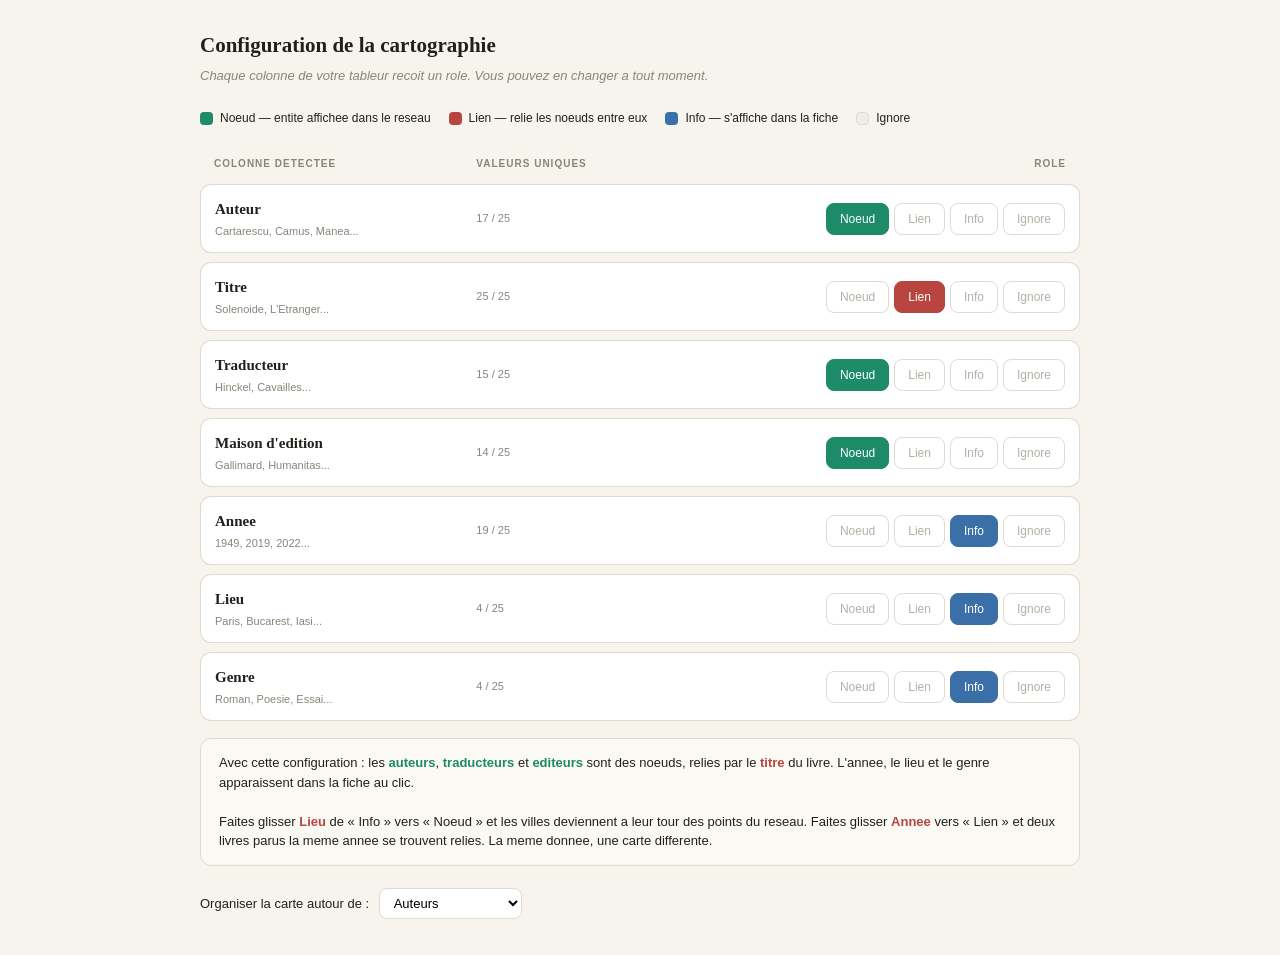
<file: design/maquette_roles.html>
<!DOCTYPE html>
<html lang="fr">
<head>
<meta charset="UTF-8">
<meta name="viewport" content="width=device-width, initial-scale=1.0">
<title>Configuration des roles de colonnes</title>
<style>
  :root{
    --ink:#23201C; --paper:#F7F4EE; --line:#E0DBD0; --panel:#FBF9F4;
    --node:#1D8A68; --edge:#B8453F; --attr:#3B6FA8; --off:#B5B0A6; --muted:#8A857B;
  }
  *{box-sizing:border-box;margin:0;padding:0}
  body{font-family:Georgia,'Times New Roman',serif;background:var(--paper);color:var(--ink);
    padding:30px 24px;line-height:1.5}
  .wrap{max-width:880px;margin:0 auto}
  h1{font-size:21px;margin-bottom:4px}
  .sub{font-size:13px;color:var(--muted);font-style:italic;margin-bottom:24px;font-family:Arial,sans-serif}

  .legend{display:flex;gap:18px;margin-bottom:20px;flex-wrap:wrap;font-family:Arial,sans-serif;font-size:12px}
  .legend span{display:flex;align-items:center;gap:7px}
  .chip{width:13px;height:13px;border-radius:4px;flex:none}

  table{width:100%;border-collapse:separate;border-spacing:0 9px}
  th{text-align:left;font-family:Arial,sans-serif;font-size:10px;text-transform:uppercase;
    letter-spacing:1px;color:var(--muted);padding:0 14px 4px}
  tr.row td{background:#fff;border-top:1px solid var(--line);border-bottom:1px solid var(--line);
    padding:13px 14px;vertical-align:middle}
  tr.row td:first-child{border-left:1px solid var(--line);border-radius:11px 0 0 11px}
  tr.row td:last-child{border-right:1px solid var(--line);border-radius:0 11px 11px 0}

  .col-name{font-size:15px;font-weight:bold}
  .col-sample{font-size:11px;color:var(--muted);font-family:Arial,sans-serif;margin-top:2px}
  .uniq{font-family:Arial,sans-serif;font-size:11px;color:var(--muted)}

  .roles{display:flex;gap:5px}
  .role{padding:6px 13px;border-radius:8px;font-family:Arial,sans-serif;font-size:12px;
    border:1.5px solid var(--line);background:#fff;color:var(--off);cursor:pointer;white-space:nowrap}
  .role.node.on{background:var(--node);border-color:var(--node);color:#fff}
  .role.edge.on{background:var(--edge);border-color:var(--edge);color:#fff}
  .role.attr.on{background:var(--attr);border-color:var(--attr);color:#fff}
  .role.off.on{background:#EFEDE7;border-color:var(--line);color:var(--muted)}

  .hintbar{margin-top:8px;background:var(--panel);border:1px solid var(--line);border-radius:11px;
    padding:14px 18px;font-size:13px;font-family:Arial,sans-serif;color:var(--ink)}
  .hintbar b{color:var(--edge)}
  .pivotline{margin:22px 0 6px;font-family:Arial,sans-serif;font-size:13px}
  .pivotline select{font-family:inherit;font-size:13px;padding:6px 10px;border-radius:8px;
    border:1px solid var(--line);background:#fff;margin-left:6px}
</style>
</head>
<body>
<div class="wrap">
  <h1>Configuration de la cartographie</h1>
  <div class="sub">Chaque colonne de votre tableur recoit un role. Vous pouvez en changer a tout moment.</div>

  <div class="legend">
    <span><span class="chip" style="background:var(--node)"></span>Noeud — entite affichee dans le reseau</span>
    <span><span class="chip" style="background:var(--edge)"></span>Lien — relie les noeuds entre eux</span>
    <span><span class="chip" style="background:var(--attr)"></span>Info — s'affiche dans la fiche</span>
    <span><span class="chip" style="background:#EFEDE7;border:1px solid var(--line)"></span>Ignore</span>
  </div>

  <table>
    <thead><tr><th>Colonne detectee</th><th>Valeurs uniques</th><th style="text-align:right">Role</th></tr></thead>
    <tbody>
      <tr class="row">
        <td><div class="col-name">Auteur</div><div class="col-sample">Cartarescu, Camus, Manea...</div></td>
        <td class="uniq">17 / 25</td>
        <td><div class="roles" style="justify-content:flex-end">
          <span class="role node on">Noeud</span><span class="role edge">Lien</span><span class="role attr">Info</span><span class="role off">Ignore</span>
        </div></td>
      </tr>
      <tr class="row">
        <td><div class="col-name">Titre</div><div class="col-sample">Solenoide, L'Etranger...</div></td>
        <td class="uniq">25 / 25</td>
        <td><div class="roles" style="justify-content:flex-end">
          <span class="role node">Noeud</span><span class="role edge on">Lien</span><span class="role attr">Info</span><span class="role off">Ignore</span>
        </div></td>
      </tr>
      <tr class="row">
        <td><div class="col-name">Traducteur</div><div class="col-sample">Hinckel, Cavailles...</div></td>
        <td class="uniq">15 / 25</td>
        <td><div class="roles" style="justify-content:flex-end">
          <span class="role node on">Noeud</span><span class="role edge">Lien</span><span class="role attr">Info</span><span class="role off">Ignore</span>
        </div></td>
      </tr>
      <tr class="row">
        <td><div class="col-name">Maison d'edition</div><div class="col-sample">Gallimard, Humanitas...</div></td>
        <td class="uniq">14 / 25</td>
        <td><div class="roles" style="justify-content:flex-end">
          <span class="role node on">Noeud</span><span class="role edge">Lien</span><span class="role attr">Info</span><span class="role off">Ignore</span>
        </div></td>
      </tr>
      <tr class="row">
        <td><div class="col-name">Annee</div><div class="col-sample">1949, 2019, 2022...</div></td>
        <td class="uniq">19 / 25</td>
        <td><div class="roles" style="justify-content:flex-end">
          <span class="role node">Noeud</span><span class="role edge">Lien</span><span class="role attr on">Info</span><span class="role off">Ignore</span>
        </div></td>
      </tr>
      <tr class="row">
        <td><div class="col-name">Lieu</div><div class="col-sample">Paris, Bucarest, Iasi...</div></td>
        <td class="uniq">4 / 25</td>
        <td><div class="roles" style="justify-content:flex-end">
          <span class="role node">Noeud</span><span class="role edge">Lien</span><span class="role attr on">Info</span><span class="role off">Ignore</span>
        </div></td>
      </tr>
      <tr class="row">
        <td><div class="col-name">Genre</div><div class="col-sample">Roman, Poesie, Essai...</div></td>
        <td class="uniq">4 / 25</td>
        <td><div class="roles" style="justify-content:flex-end">
          <span class="role node">Noeud</span><span class="role edge">Lien</span><span class="role attr on">Info</span><span class="role off">Ignore</span>
        </div></td>
      </tr>
    </tbody>
  </table>

  <div class="hintbar">
    Avec cette configuration : les <b style="color:var(--node)">auteurs</b>, <b style="color:var(--node)">traducteurs</b> et <b style="color:var(--node)">editeurs</b> sont des noeuds, relies par le <b style="color:var(--edge)">titre</b> du livre. L'annee, le lieu et le genre apparaissent dans la fiche au clic.
    <br><br>
    Faites glisser <b>Lieu</b> de « Info » vers « Noeud » et les villes deviennent a leur tour des points du reseau. Faites glisser <b>Annee</b> vers « Lien » et deux livres parus la meme annee se trouvent relies. La meme donnee, une carte differente.
  </div>

  <div class="pivotline">
    Organiser la carte autour de :
    <select>
      <option>Auteurs</option><option>Traducteurs</option>
      <option>Maisons d'edition</option><option>Lieux</option>
    </select>
  </div>
</div>
</body>
</html>
</file>
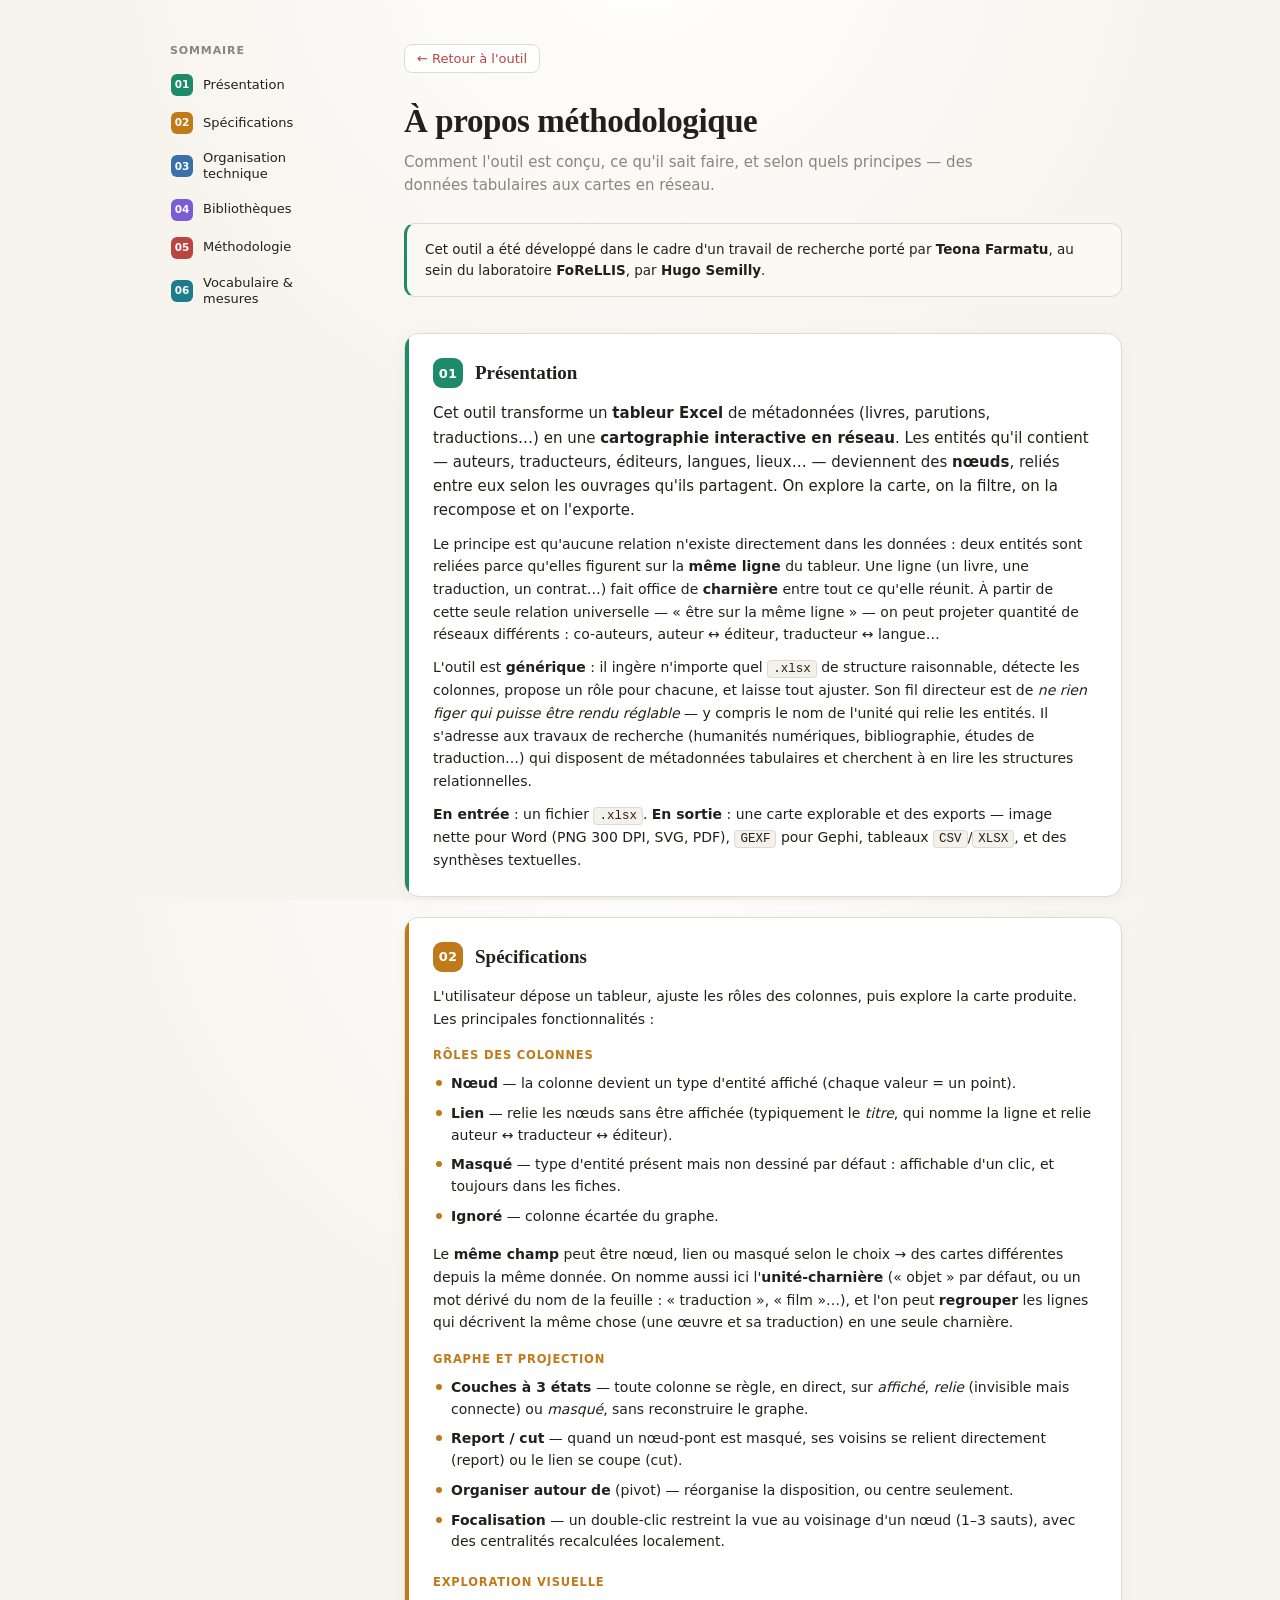
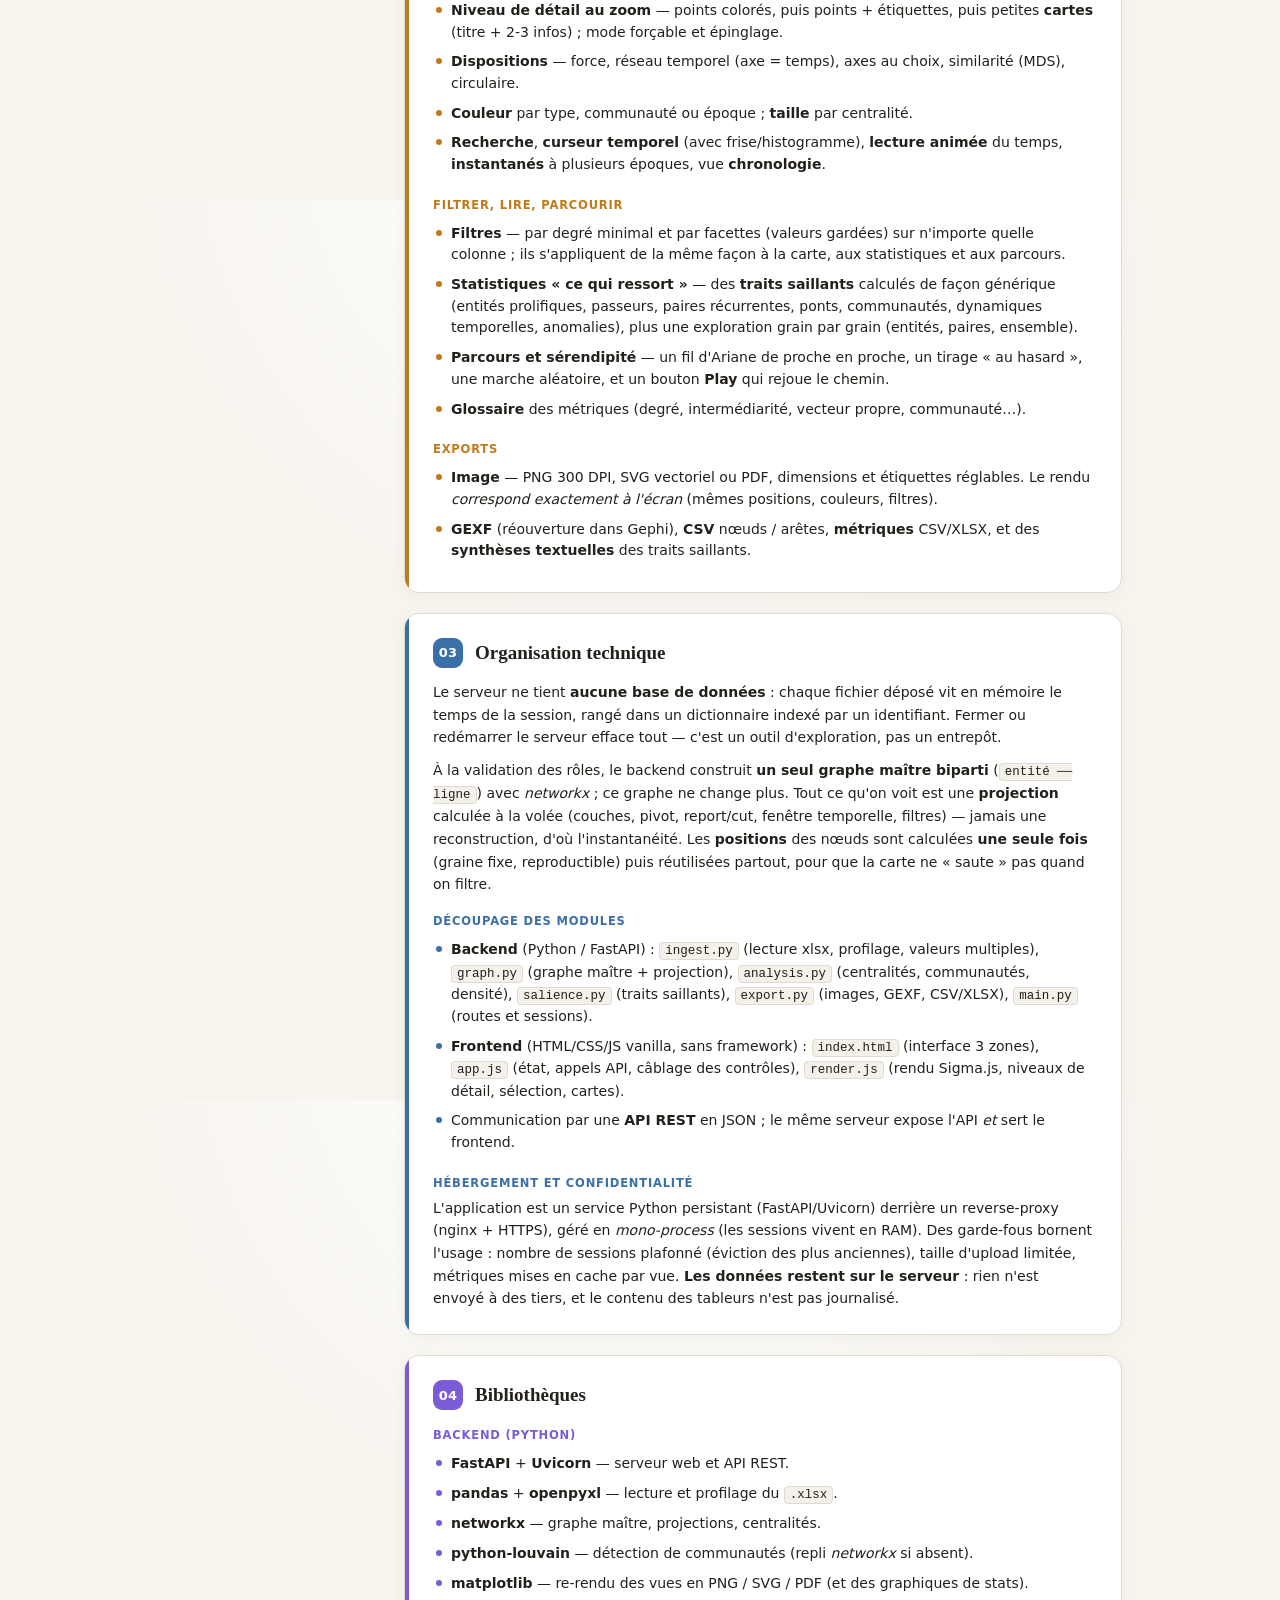
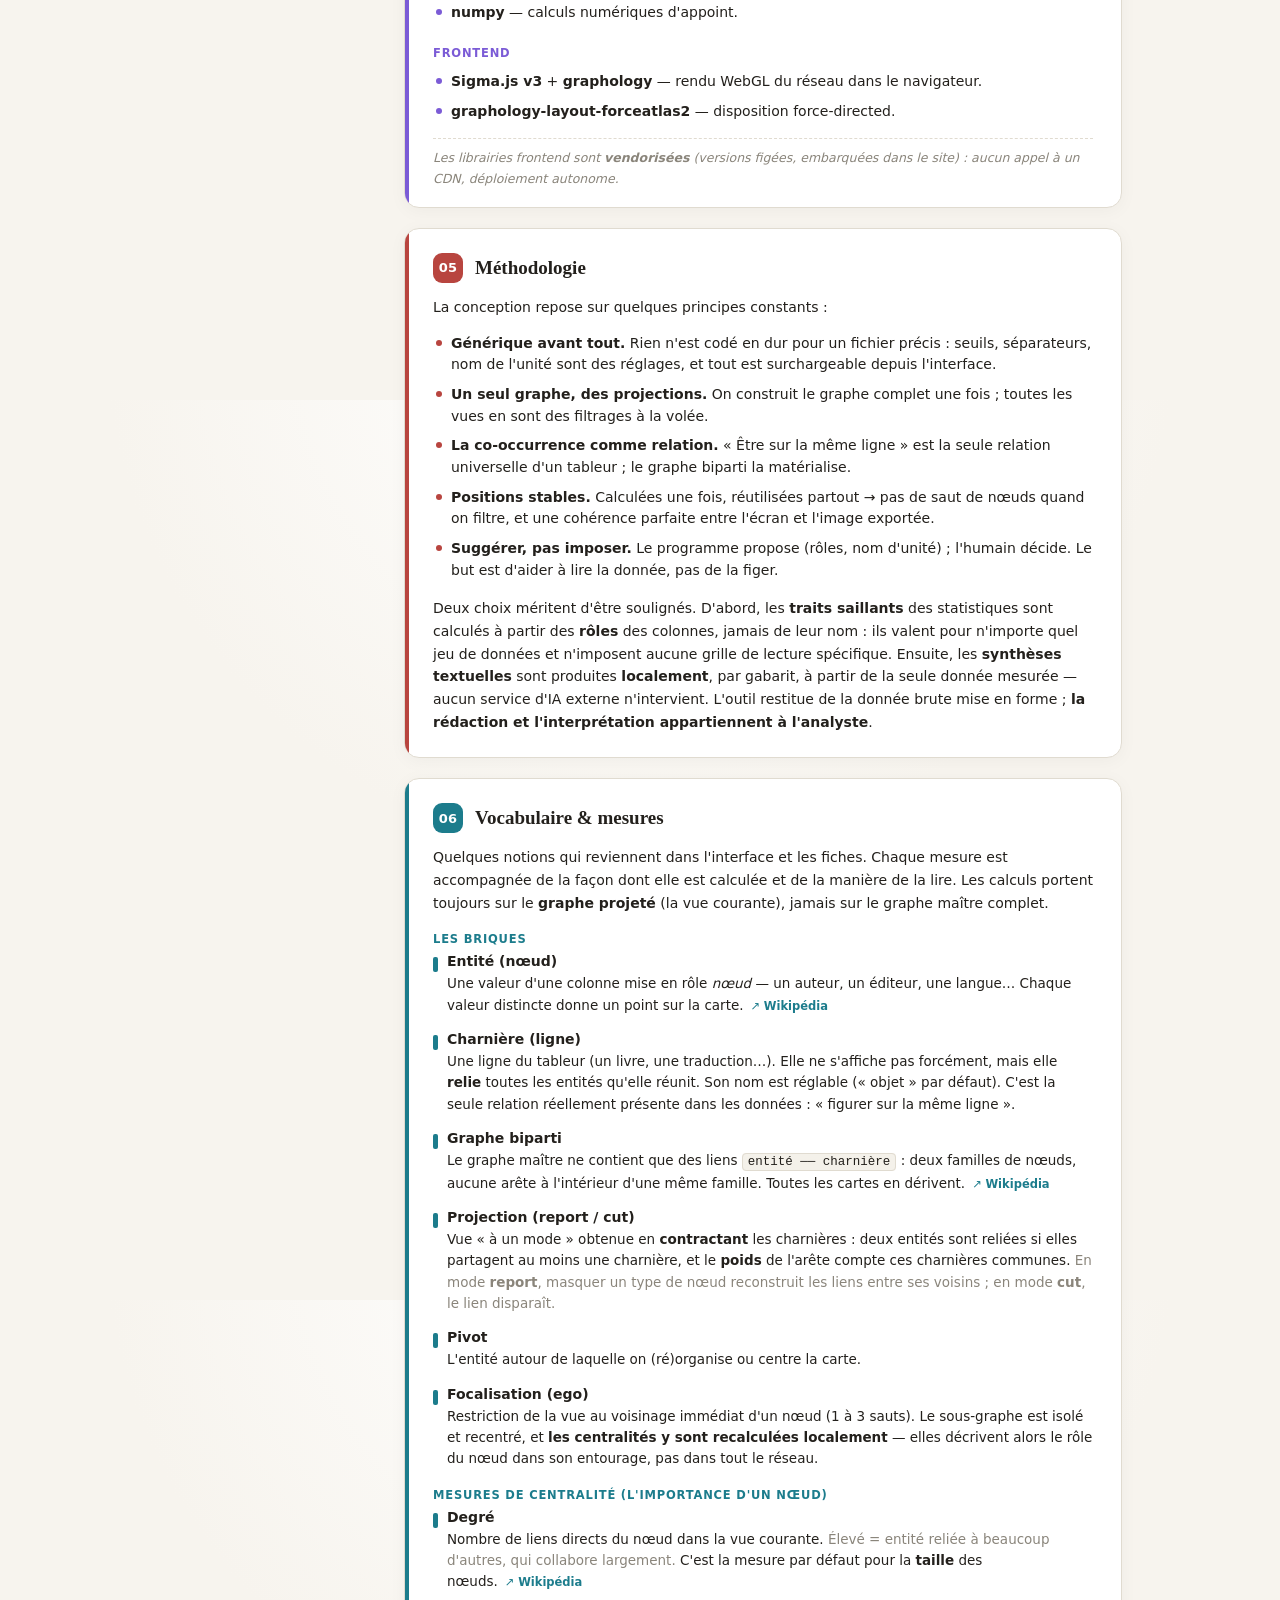
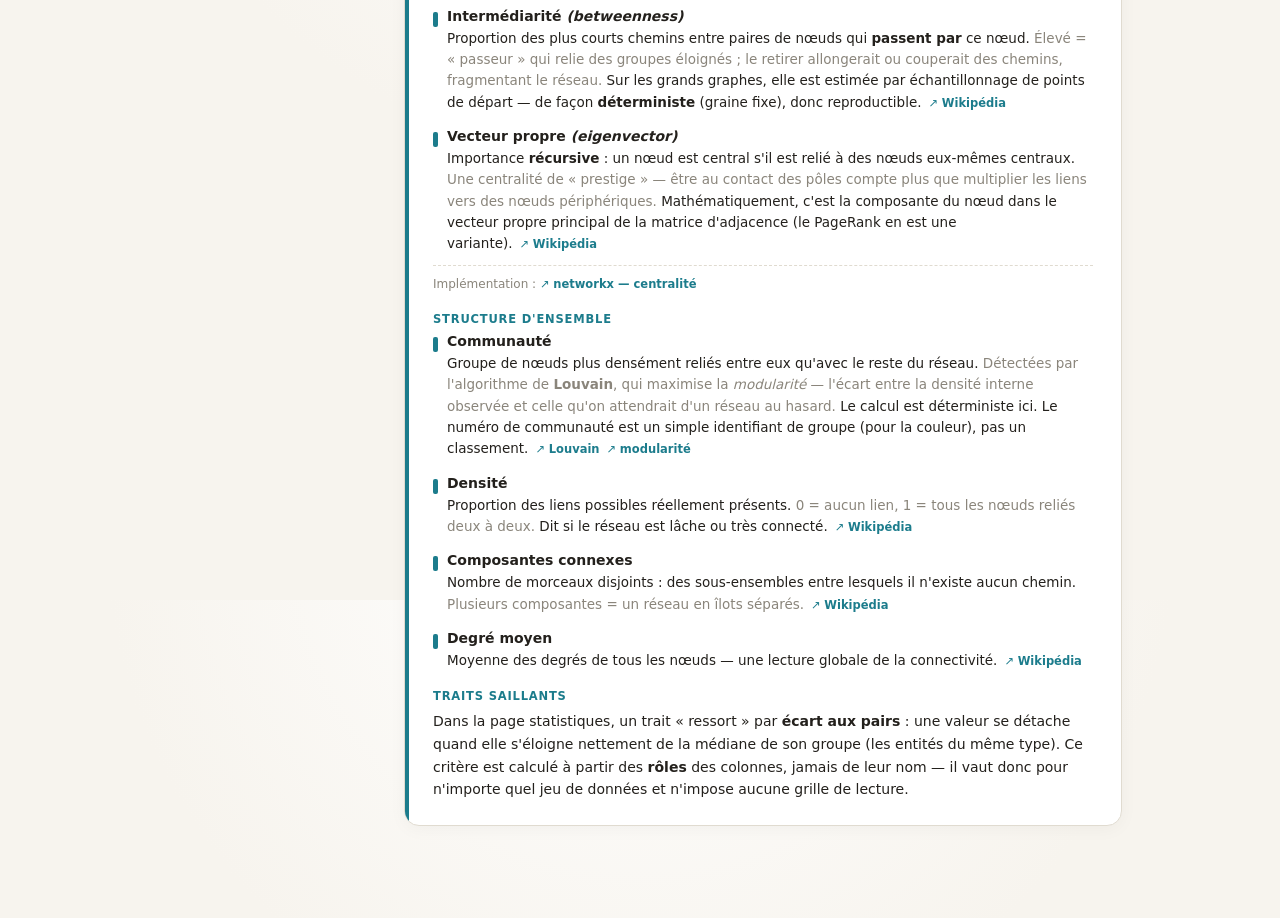
<file: frontend/a-propos.html>
<!doctype html>
<html lang="fr">
<head>
<meta charset="utf-8">
<meta name="viewport" content="width=device-width, initial-scale=1.0">
<title>À propos méthodologique — Cartographie de métadonnées</title>
<link rel="icon" href="data:image/svg+xml,%3Csvg xmlns='http://www.w3.org/2000/svg' viewBox='0 0 16 16'%3E%3Ccircle cx='8' cy='8' r='7' fill='%231D8A68'/%3E%3C/svg%3E">
<link rel="stylesheet" href="styles.css">
</head>
<body class="about-body">
<main class="about-page">
  <nav class="about-toc" aria-label="Sommaire">
    <p class="toc-title">Sommaire</p>
    <a href="#presentation"><span class="toc-num">01</span> Présentation</a>
    <a href="#specifications"><span class="toc-num">02</span> Spécifications</a>
    <a href="#organisation"><span class="toc-num">03</span> Organisation technique</a>
    <a href="#bibliotheques"><span class="toc-num">04</span> Bibliothèques</a>
    <a href="#methodologie"><span class="toc-num">05</span> Méthodologie</a>
    <a href="#vocabulaire"><span class="toc-num">06</span> Vocabulaire &amp; mesures</a>
  </nav>

  <div class="about-doc">
  <a class="about-back" href="index.html">← Retour à l'outil</a>

  <h1>À propos méthodologique</h1>
  <p class="about-sub">Comment l'outil est conçu, ce qu'il sait faire, et selon quels
  principes — des données tabulaires aux cartes en réseau.</p>
  <p class="about-credit">
    Cet outil a été développé dans le cadre d'un travail de recherche porté par
    <b>Teona Farmatu</b>, au sein du laboratoire <b>FoReLLIS</b>, par <b>Hugo Semilly</b>.
  </p>

  <section class="about-sec" id="presentation">
    <h2>Présentation</h2>
    <p class="lead">Cet outil transforme un <b>tableur Excel</b> de métadonnées (livres,
    parutions, traductions…) en une <b>cartographie interactive en réseau</b>. Les entités
    qu'il contient — auteurs, traducteurs, éditeurs, langues, lieux… — deviennent des
    <b>nœuds</b>, reliés entre eux selon les ouvrages qu'ils partagent. On explore la carte,
    on la filtre, on la recompose et on l'exporte.</p>
    <p>Le principe est qu'aucune relation n'existe directement dans les données : deux entités
    sont reliées parce qu'elles figurent sur la <b>même ligne</b> du tableur. Une ligne (un
    livre, une traduction, un contrat…) fait office de <b>charnière</b> entre tout ce qu'elle
    réunit. À partir de cette seule relation universelle — « être sur la même ligne » — on
    peut projeter quantité de réseaux différents : co-auteurs, auteur ↔ éditeur,
    traducteur ↔ langue…</p>
    <p>L'outil est <b>générique</b> : il ingère n'importe quel <code>.xlsx</code> de structure
    raisonnable, détecte les colonnes, propose un rôle pour chacune, et laisse tout ajuster.
    Son fil directeur est de <i>ne rien figer qui puisse être rendu réglable</i> — y compris
    le nom de l'unité qui relie les entités. Il s'adresse aux travaux de recherche
    (humanités numériques, bibliographie, études de traduction…) qui disposent de métadonnées
    tabulaires et cherchent à en lire les structures relationnelles.</p>
    <p><b>En entrée</b> : un fichier <code>.xlsx</code>. <b>En sortie</b> : une carte explorable
    et des exports — image nette pour Word (PNG 300 DPI, SVG, PDF), <code>GEXF</code> pour
    Gephi, tableaux <code>CSV</code>/<code>XLSX</code>, et des synthèses textuelles.</p>
  </section>

  <section class="about-sec" id="specifications">
    <h2>Spécifications</h2>
    <p>L'utilisateur dépose un tableur, ajuste les rôles des colonnes, puis explore la carte
    produite. Les principales fonctionnalités :</p>

    <h3>Rôles des colonnes</h3>
    <ul>
      <li><b>Nœud</b> — la colonne devient un type d'entité affiché (chaque valeur = un point).</li>
      <li><b>Lien</b> — relie les nœuds sans être affichée (typiquement le <i>titre</i>, qui
      nomme la ligne et relie auteur ↔ traducteur ↔ éditeur).</li>
      <li><b>Masqué</b> — type d'entité présent mais non dessiné par défaut : affichable d'un
      clic, et toujours dans les fiches.</li>
      <li><b>Ignoré</b> — colonne écartée du graphe.</li>
    </ul>
    <p>Le <b>même champ</b> peut être nœud, lien ou masqué selon le choix → des cartes
    différentes depuis la même donnée. On nomme aussi ici l'<b>unité-charnière</b> (« objet »
    par défaut, ou un mot dérivé du nom de la feuille : « traduction », « film »…), et l'on
    peut <b>regrouper</b> les lignes qui décrivent la même chose (une œuvre et sa traduction)
    en une seule charnière.</p>

    <h3>Graphe et projection</h3>
    <ul>
      <li><b>Couches à 3 états</b> — toute colonne se règle, en direct, sur <i>affiché</i>,
      <i>relie</i> (invisible mais connecte) ou <i>masqué</i>, sans reconstruire le graphe.</li>
      <li><b>Report / cut</b> — quand un nœud-pont est masqué, ses voisins se relient
      directement (report) ou le lien se coupe (cut).</li>
      <li><b>Organiser autour de</b> (pivot) — réorganise la disposition, ou centre seulement.</li>
      <li><b>Focalisation</b> — un double-clic restreint la vue au voisinage d'un nœud (1–3
      sauts), avec des centralités recalculées localement.</li>
    </ul>

    <h3>Exploration visuelle</h3>
    <ul>
      <li><b>Niveau de détail au zoom</b> — points colorés, puis points + étiquettes, puis
      petites <b>cartes</b> (titre + 2-3 infos) ; mode forçable et épinglage.</li>
      <li><b>Dispositions</b> — force, réseau temporel (axe = temps), axes au choix,
      similarité (MDS), circulaire.</li>
      <li><b>Couleur</b> par type, communauté ou époque ; <b>taille</b> par centralité.</li>
      <li><b>Recherche</b>, <b>curseur temporel</b> (avec frise/histogramme), <b>lecture
      animée</b> du temps, <b>instantanés</b> à plusieurs époques, vue <b>chronologie</b>.</li>
    </ul>

    <h3>Filtrer, lire, parcourir</h3>
    <ul>
      <li><b>Filtres</b> — par degré minimal et par facettes (valeurs gardées) sur n'importe
      quelle colonne ; ils s'appliquent de la même façon à la carte, aux statistiques et aux
      parcours.</li>
      <li><b>Statistiques « ce qui ressort »</b> — des <b>traits saillants</b> calculés de
      façon générique (entités prolifiques, passeurs, paires récurrentes, ponts, communautés,
      dynamiques temporelles, anomalies), plus une exploration grain par grain (entités,
      paires, ensemble).</li>
      <li><b>Parcours et sérendipité</b> — un fil d'Ariane de proche en proche, un tirage
      « au hasard », une marche aléatoire, et un bouton <b>Play</b> qui rejoue le chemin.</li>
      <li><b>Glossaire</b> des métriques (degré, intermédiarité, vecteur propre, communauté…).</li>
    </ul>

    <h3>Exports</h3>
    <ul>
      <li><b>Image</b> — PNG 300 DPI, SVG vectoriel ou PDF, dimensions et étiquettes réglables.
      Le rendu <i>correspond exactement à l'écran</i> (mêmes positions, couleurs, filtres).</li>
      <li><b>GEXF</b> (réouverture dans Gephi), <b>CSV</b> nœuds / arêtes, <b>métriques</b>
      CSV/XLSX, et des <b>synthèses textuelles</b> des traits saillants.</li>
    </ul>
  </section>

  <section class="about-sec" id="organisation">
    <h2>Organisation technique</h2>
    <p>Le serveur ne tient <b>aucune base de données</b> : chaque fichier déposé vit en mémoire
    le temps de la session, rangé dans un dictionnaire indexé par un identifiant. Fermer ou
    redémarrer le serveur efface tout — c'est un outil d'exploration, pas un entrepôt.</p>
    <p>À la validation des rôles, le backend construit <b>un seul graphe maître biparti</b>
    (<code>entité ── ligne</code>) avec <i>networkx</i> ; ce graphe ne change plus. Tout ce
    qu'on voit est une <b>projection</b> calculée à la volée (couches, pivot, report/cut,
    fenêtre temporelle, filtres) — jamais une reconstruction, d'où l'instantanéité. Les
    <b>positions</b> des nœuds sont calculées <b>une seule fois</b> (graine fixe,
    reproductible) puis réutilisées partout, pour que la carte ne « saute » pas quand on
    filtre.</p>

    <h3>Découpage des modules</h3>
    <ul>
      <li><b>Backend</b> (Python / FastAPI) : <code>ingest.py</code> (lecture xlsx, profilage,
      valeurs multiples), <code>graph.py</code> (graphe maître + projection), <code>analysis.py</code>
      (centralités, communautés, densité), <code>salience.py</code> (traits saillants),
      <code>export.py</code> (images, GEXF, CSV/XLSX), <code>main.py</code> (routes et sessions).</li>
      <li><b>Frontend</b> (HTML/CSS/JS vanilla, sans framework) : <code>index.html</code>
      (interface 3 zones), <code>app.js</code> (état, appels API, câblage des contrôles),
      <code>render.js</code> (rendu Sigma.js, niveaux de détail, sélection, cartes).</li>
      <li>Communication par une <b>API REST</b> en JSON ; le même serveur expose l'API <i>et</i>
      sert le frontend.</li>
    </ul>

    <h3>Hébergement et confidentialité</h3>
    <p>L'application est un service Python persistant (FastAPI/Uvicorn) derrière un
    reverse-proxy (nginx + HTTPS), géré en <i>mono-process</i> (les sessions vivent en RAM).
    Des garde-fous bornent l'usage : nombre de sessions plafonné (éviction des plus
    anciennes), taille d'upload limitée, métriques mises en cache par vue. <b>Les données
    restent sur le serveur</b> : rien n'est envoyé à des tiers, et le contenu des tableurs
    n'est pas journalisé.</p>
  </section>

  <section class="about-sec" id="bibliotheques">
    <h2>Bibliothèques</h2>
    <h3>Backend (Python)</h3>
    <ul>
      <li><b>FastAPI</b> + <b>Uvicorn</b> — serveur web et API REST.</li>
      <li><b>pandas</b> + <b>openpyxl</b> — lecture et profilage du <code>.xlsx</code>.</li>
      <li><b>networkx</b> — graphe maître, projections, centralités.</li>
      <li><b>python-louvain</b> — détection de communautés (repli <i>networkx</i> si absent).</li>
      <li><b>matplotlib</b> — re-rendu des vues en PNG / SVG / PDF (et des graphiques de stats).</li>
      <li><b>numpy</b> — calculs numériques d'appoint.</li>
    </ul>
    <h3>Frontend</h3>
    <ul>
      <li><b>Sigma.js v3</b> + <b>graphology</b> — rendu WebGL du réseau dans le navigateur.</li>
      <li><b>graphology-layout-forceatlas2</b> — disposition force-directed.</li>
    </ul>
    <p class="note">Les librairies frontend sont <b>vendorisées</b> (versions figées, embarquées
    dans le site) : aucun appel à un CDN, déploiement autonome.</p>
  </section>

  <section class="about-sec" id="methodologie">
    <h2>Méthodologie</h2>
    <p>La conception repose sur quelques principes constants :</p>
    <ul>
      <li><b>Générique avant tout.</b> Rien n'est codé en dur pour un fichier précis : seuils,
      séparateurs, nom de l'unité sont des réglages, et tout est surchargeable depuis
      l'interface.</li>
      <li><b>Un seul graphe, des projections.</b> On construit le graphe complet une fois ;
      toutes les vues en sont des filtrages à la volée.</li>
      <li><b>La co-occurrence comme relation.</b> « Être sur la même ligne » est la seule
      relation universelle d'un tableur ; le graphe biparti la matérialise.</li>
      <li><b>Positions stables.</b> Calculées une fois, réutilisées partout → pas de saut de
      nœuds quand on filtre, et une cohérence parfaite entre l'écran et l'image exportée.</li>
      <li><b>Suggérer, pas imposer.</b> Le programme propose (rôles, nom d'unité) ; l'humain
      décide. Le but est d'aider à lire la donnée, pas de la figer.</li>
    </ul>
    <p>Deux choix méritent d'être soulignés. D'abord, les <b>traits saillants</b> des
    statistiques sont calculés à partir des <b>rôles</b> des colonnes, jamais de leur nom :
    ils valent pour n'importe quel jeu de données et n'imposent aucune grille de lecture
    spécifique. Ensuite, les <b>synthèses textuelles</b> sont produites <b>localement</b>, par
    gabarit, à partir de la seule donnée mesurée — aucun service d'IA externe n'intervient.
    L'outil restitue de la donnée brute mise en forme ; <b>la rédaction et l'interprétation
    appartiennent à l'analyste</b>.</p>
  </section>

  <section class="about-sec" id="vocabulaire">
    <h2>Vocabulaire &amp; mesures</h2>
    <p>Quelques notions qui reviennent dans l'interface et les fiches. Chaque mesure est
    accompagnée de la façon dont elle est calculée et de la manière de la lire. Les calculs
    portent toujours sur le <b>graphe projeté</b> (la vue courante), jamais sur le graphe
    maître complet.</p>

    <h3>Les briques</h3>
    <dl>
      <dt>Entité (nœud)</dt>
      <dd>Une valeur d'une colonne mise en rôle <i>nœud</i> — un auteur, un éditeur, une
      langue… Chaque valeur distincte donne un point sur la carte.<a class="ref"
      href="https://fr.wikipedia.org/wiki/Sommet_(théorie_des_graphes)" target="_blank" rel="noopener">Wikipédia</a></dd>

      <dt>Charnière (ligne)</dt>
      <dd>Une ligne du tableur (un livre, une traduction…). Elle ne s'affiche pas forcément,
      mais elle <b>relie</b> toutes les entités qu'elle réunit. Son nom est réglable
      (« objet » par défaut). C'est la seule relation réellement présente dans les données :
      « figurer sur la même ligne ».</dd>

      <dt>Graphe biparti</dt>
      <dd>Le graphe maître ne contient que des liens <code>entité ── charnière</code> : deux
      familles de nœuds, aucune arête à l'intérieur d'une même famille. Toutes les cartes en
      dérivent.<a class="ref" href="https://fr.wikipedia.org/wiki/Graphe_biparti"
      target="_blank" rel="noopener">Wikipédia</a></dd>

      <dt>Projection (report / cut)</dt>
      <dd>Vue « à un mode » obtenue en <b>contractant</b> les charnières : deux entités sont
      reliées si elles partagent au moins une charnière, et le <b>poids</b> de l'arête compte
      ces charnières communes. <span class="how">En mode <b>report</b>, masquer un type de
      nœud reconstruit les liens entre ses voisins ; en mode <b>cut</b>, le lien
      disparaît.</span></dd>

      <dt>Pivot</dt>
      <dd>L'entité autour de laquelle on (ré)organise ou centre la carte.</dd>

      <dt>Focalisation (ego)</dt>
      <dd>Restriction de la vue au voisinage immédiat d'un nœud (1 à 3 sauts). Le sous-graphe
      est isolé et recentré, et <b>les centralités y sont recalculées localement</b> — elles
      décrivent alors le rôle du nœud dans son entourage, pas dans tout le réseau.</dd>
    </dl>

    <h3>Mesures de centralité (l'importance d'un nœud)</h3>
    <dl>
      <dt>Degré</dt>
      <dd>Nombre de liens directs du nœud dans la vue courante. <span class="how">Élevé =
      entité reliée à beaucoup d'autres, qui collabore largement.</span> C'est la mesure par
      défaut pour la <b>taille</b> des nœuds.<a class="ref" href="https://fr.wikipedia.org/wiki/Centralité"
      target="_blank" rel="noopener">Wikipédia</a></dd>

      <dt>Intermédiarité <i>(betweenness)</i></dt>
      <dd>Proportion des plus courts chemins entre paires de nœuds qui <b>passent par</b> ce
      nœud. <span class="how">Élevé = « passeur » qui relie des groupes éloignés ; le retirer
      allongerait ou couperait des chemins, fragmentant le réseau.</span> Sur les grands
      graphes, elle est estimée par échantillonnage de points de départ — de façon
      <b>déterministe</b> (graine fixe), donc reproductible.<a class="ref"
      href="https://fr.wikipedia.org/wiki/Centralité_intermédiaire" target="_blank" rel="noopener">Wikipédia</a></dd>

      <dt>Vecteur propre <i>(eigenvector)</i></dt>
      <dd>Importance <b>récursive</b> : un nœud est central s'il est relié à des nœuds
      eux-mêmes centraux. <span class="how">Une centralité de « prestige » — être au contact
      des pôles compte plus que multiplier les liens vers des nœuds périphériques.</span>
      Mathématiquement, c'est la composante du nœud dans le vecteur propre principal de la
      matrice d'adjacence (le PageRank en est une variante).<a class="ref"
      href="https://fr.wikipedia.org/wiki/Centralité" target="_blank" rel="noopener">Wikipédia</a></dd>
    </dl>
    <p class="refs">Implémentation : <a class="ref" href="https://networkx.org/documentation/stable/reference/algorithms/centrality.html"
    target="_blank" rel="noopener">networkx — centralité</a></p>

    <h3>Structure d'ensemble</h3>
    <dl>
      <dt>Communauté</dt>
      <dd>Groupe de nœuds plus densément reliés entre eux qu'avec le reste du réseau.
      <span class="how">Détectées par l'algorithme de <b>Louvain</b>, qui maximise la
      <i>modularité</i> — l'écart entre la densité interne observée et celle qu'on attendrait
      d'un réseau au hasard.</span> Le calcul est déterministe ici. Le numéro de communauté est
      un simple identifiant de groupe (pour la couleur), pas un classement.<a class="ref"
      href="https://fr.wikipedia.org/wiki/Méthode_de_Louvain" target="_blank" rel="noopener">Louvain</a><a
      class="ref" href="https://fr.wikipedia.org/wiki/Modularité_(réseaux)" target="_blank" rel="noopener">modularité</a></dd>

      <dt>Densité</dt>
      <dd>Proportion des liens possibles réellement présents. <span class="how">0 = aucun lien,
      1 = tous les nœuds reliés deux à deux.</span> Dit si le réseau est lâche ou très
      connecté.<a class="ref" href="https://fr.wikipedia.org/wiki/Densité_d'un_graphe"
      target="_blank" rel="noopener">Wikipédia</a></dd>

      <dt>Composantes connexes</dt>
      <dd>Nombre de morceaux disjoints : des sous-ensembles entre lesquels il n'existe aucun
      chemin. <span class="how">Plusieurs composantes = un réseau en îlots séparés.</span><a
      class="ref" href="https://fr.wikipedia.org/wiki/Composante_connexe_(théorie_des_graphes)"
      target="_blank" rel="noopener">Wikipédia</a></dd>

      <dt>Degré moyen</dt>
      <dd>Moyenne des degrés de tous les nœuds — une lecture globale de la connectivité.<a
      class="ref" href="https://fr.wikipedia.org/wiki/Degré_(théorie_des_graphes)"
      target="_blank" rel="noopener">Wikipédia</a></dd>
    </dl>

    <h3>Traits saillants</h3>
    <p>Dans la page statistiques, un trait « ressort » par <b>écart aux pairs</b> : une valeur
    se détache quand elle s'éloigne nettement de la médiane de son groupe (les entités du même
    type). <span class="how">Ce critère est calculé à partir des <b>rôles</b> des colonnes,
    jamais de leur nom — il vaut donc pour n'importe quel jeu de données et n'impose aucune
    grille de lecture.</span></p>
  </section>
  </div>
</main>

<script>
// Scrollspy : surligne dans le sommaire la section visible.
(function(){
  var links = Array.prototype.slice.call(document.querySelectorAll('.about-toc a'));
  var byId = {};
  links.forEach(function(a){ byId[a.getAttribute('href').slice(1)] = a; });
  var secs = links.map(function(a){ return document.getElementById(a.getAttribute('href').slice(1)); })
                  .filter(Boolean);
  if(!('IntersectionObserver' in window) || !secs.length) return;
  var visible = {};
  function refresh(){
    var current = null;
    for(var i=0;i<secs.length;i++){ if(visible[secs[i].id]){ current = secs[i].id; break; } }
    links.forEach(function(a){ a.classList.remove('active'); });
    if(current && byId[current]) byId[current].classList.add('active');
  }
  var obs = new IntersectionObserver(function(entries){
    entries.forEach(function(e){ visible[e.target.id] = e.isIntersecting; });
    refresh();
  }, { rootMargin: '-20% 0px -70% 0px', threshold: 0 });
  secs.forEach(function(s){ obs.observe(s); });
})();
</script>
</body>
</html>
</file>
<file: frontend/styles.css>
/* =========================================================================
   Cartographie interactive de métadonnées — feuille de style
   Palette et agencement repris des maquettes (design/).
   ========================================================================= */
:root{
  --ink:#23201C; --paper:#F7F4EE; --line:#E0DBD0; --panel:#FBF9F4;
  --panel2:#F4F1EA; --muted:#8A857B;
  --green:#1D8A68; --amber:#C07A1A; --sel:#B8453F; --blue:#3B6FA8;
  --violet:#7B5BD6;
  --role-node:#1D8A68; --role-edge:#B8453F; --role-attr:#3B6FA8; --role-off:#B5B0A6;
  --rail-w:272px; --detail-w:320px;
}
*{box-sizing:border-box;margin:0;padding:0}
html,body{height:100%}
body{font-family:Georgia,'Times New Roman',serif;background:var(--paper);color:var(--ink);
  overflow:hidden}
button{font-family:inherit;cursor:pointer}
.sans{font-family:system-ui,Arial,sans-serif}
.hidden{display:none !important}

/* ----------------------------------------------------------------- Upload */
.screen{position:fixed;inset:0;display:flex;flex-direction:column;align-items:center;justify-content:center;
  gap:4px;padding:24px;overflow:auto;
  background:radial-gradient(circle at 50% 38%,#fff 0%,var(--paper) 70%);z-index:50}
/* crédits + lien « à propos » : petite card sous la carte de dépôt, légèrement détachée */
.upload-credits{width:460px;max-width:88vw;margin-top:34px;text-align:center;
  background:#fff;border:1px solid var(--line);border-radius:13px;padding:16px 22px;
  box-shadow:0 4px 20px rgba(0,0,0,.05);font-family:system-ui,Arial,sans-serif}
.uc-text{font-size:12.5px;color:var(--ink);line-height:1.55;margin-bottom:12px}
.uc-text b{color:var(--ink);font-weight:600}
.uc-link{display:inline-block;font-size:12px;color:var(--sel);text-decoration:none;
  border:1px solid var(--line);border-radius:8px;padding:6px 13px;transition:border-color .15s,background .15s}
.uc-link:hover{border-color:var(--sel);background:var(--paper)}
/* page « à propos » (a-propos.html) — page-document défilable (override du body fixe de l'appli) */
body.about-body{overflow:auto;scroll-behavior:smooth;
  background:radial-gradient(circle at 50% -8%,#fff 0%,var(--paper) 46%)}
.about-page{max-width:1020px;margin:0 auto;padding:44px 28px 80px;counter-reset:sec;
  display:grid;grid-template-columns:204px minmax(0,1fr);gap:42px;align-items:start}
.about-doc{min-width:0}

/* sommaire sticky */
.about-toc{position:sticky;top:26px;align-self:start;font-family:system-ui,Arial,sans-serif}
.toc-title{font-size:11px;text-transform:uppercase;letter-spacing:.08em;color:var(--muted);
  font-weight:700;margin-bottom:10px;padding-left:12px}
.about-toc a{--accent:var(--green);display:flex;align-items:center;gap:10px;text-decoration:none;
  color:var(--ink);font-size:13px;line-height:1.25;padding:7px 11px;margin-bottom:2px;border-radius:9px;
  border-left:2px solid transparent;transition:background .15s,border-color .15s,color .15s}
.about-toc a:nth-of-type(1){--accent:var(--green)}
.about-toc a:nth-of-type(2){--accent:var(--amber)}
.about-toc a:nth-of-type(3){--accent:var(--blue)}
.about-toc a:nth-of-type(4){--accent:var(--violet)}
.about-toc a:nth-of-type(5){--accent:var(--sel)}
.about-toc a:nth-of-type(6){--accent:#1C7C8C}
.about-toc a:hover{background:#fff}
.about-toc .toc-num{flex:0 0 auto;width:22px;height:22px;border-radius:6px;background:var(--accent);
  color:#fff;font-size:10.5px;font-weight:700;display:flex;align-items:center;justify-content:center}
.about-toc a.active{background:#fff;color:var(--accent);font-weight:600;border-left-color:var(--accent);
  box-shadow:0 2px 11px rgba(0,0,0,.05)}
@media(max-width:900px){
  .about-page{grid-template-columns:1fr;gap:0}
  .about-toc{display:none}
}
.about-back{display:inline-flex;align-items:center;gap:5px;margin-bottom:30px;color:var(--sel);
  text-decoration:none;font-size:13px;font-family:system-ui,Arial,sans-serif;
  border:1px solid var(--line);border-radius:8px;padding:6px 12px;background:#fff;
  transition:border-color .15s,background .15s}
.about-back:hover{border-color:var(--sel);background:var(--panel)}
.about-page h1{font-size:33px;line-height:1.12;margin-bottom:11px;letter-spacing:-.012em}
.about-sub{font-size:15px;color:var(--muted);font-family:system-ui,Arial,sans-serif;
  line-height:1.55;margin-bottom:26px;max-width:60ch}

/* encart crédits */
.about-credit{font-size:13.5px;color:var(--ink);line-height:1.55;background:var(--panel);
  border:1px solid var(--line);border-left:3px solid var(--green);border-radius:11px;
  padding:15px 18px;margin-bottom:36px;font-family:system-ui,Arial,sans-serif}

/* sections en cartes, une teinte d'accent par section */
.about-sec{--accent:var(--green);position:relative;background:#fff;border:1px solid var(--line);
  border-radius:15px;padding:24px 28px 14px;margin-bottom:20px;scroll-margin-top:22px;
  box-shadow:0 3px 18px rgba(0,0,0,.04);overflow:hidden}
.about-sec::before{content:"";position:absolute;left:0;top:0;bottom:0;width:4px;background:var(--accent)}
.about-sec:nth-of-type(1){--accent:var(--green)}
.about-sec:nth-of-type(2){--accent:var(--amber)}
.about-sec:nth-of-type(3){--accent:var(--blue)}
.about-sec:nth-of-type(4){--accent:var(--violet)}
.about-sec:nth-of-type(5){--accent:var(--sel)}
.about-sec:nth-of-type(6){--accent:#1C7C8C}

.about-sec h2{font-size:19px;margin-bottom:13px;border:none;padding:0;
  display:flex;align-items:center;gap:12px;counter-increment:sec}
.about-sec h2::before{content:counter(sec,decimal-leading-zero);flex:0 0 auto;
  width:30px;height:30px;border-radius:9px;background:var(--accent);color:#fff;
  font-family:system-ui,Arial,sans-serif;font-size:13px;font-weight:700;letter-spacing:.02em;
  display:flex;align-items:center;justify-content:center}
.about-sec h3{font-size:11.5px;margin:18px 0 7px;color:var(--accent);
  font-family:system-ui,Arial,sans-serif;text-transform:uppercase;letter-spacing:.07em;font-weight:700}
.about-sec p{font-size:14px;line-height:1.62;color:var(--ink);font-family:system-ui,Arial,sans-serif;margin-bottom:10px}
.about-sec .lead{font-size:15px;color:var(--ink);font-weight:500}
.about-sec ul{list-style:none;margin:2px 0 12px;padding:0}
.about-sec li{font-size:14px;line-height:1.55;color:var(--ink);font-family:system-ui,Arial,sans-serif;
  padding:4px 0 4px 18px;position:relative}
.about-sec li::before{content:"";position:absolute;left:3px;top:11px;width:6px;height:6px;
  border-radius:50%;background:var(--accent)}
.about-sec li b{font-weight:600}
.about-sec a{color:var(--sel);text-decoration:none}
.about-sec a:hover{text-decoration:underline}
.about-sec code{font-family:'SFMono-Regular',Consolas,monospace;font-size:12.5px;
  background:var(--panel2);border:1px solid var(--line);border-radius:4px;padding:1px 5px}
.about-sec .note{font-size:12.5px;color:var(--muted);font-style:italic;margin:6px 0 4px;
  padding-top:9px;border-top:1px dashed var(--line)}
.about-sec .todo{color:var(--muted);font-style:italic}
/* glossaire raisonné : terme + explication */
.about-sec dl{margin:4px 0 10px}
.about-sec dt{font-size:14px;font-weight:600;color:var(--ink);font-family:system-ui,Arial,sans-serif;
  margin-top:15px;padding-left:14px;position:relative}
.about-sec dt:first-child{margin-top:4px}
.about-sec dt::before{content:"";position:absolute;left:0;top:4px;width:5px;height:15px;
  border-radius:2px;background:var(--accent)}
.about-sec dd{font-size:13.5px;line-height:1.58;color:var(--ink);font-family:system-ui,Arial,sans-serif;
  margin:4px 0 0;padding-left:14px}
.about-sec dd + dd{margin-top:5px}
.about-sec dd .how{color:var(--muted)}
.about-sec dd .how b{color:var(--muted)}
/* petits liens de référence (Wikipédia, doc) */
.about-sec a.ref{margin-left:7px;font-size:11.5px;font-weight:600;color:var(--accent);
  text-decoration:none;white-space:nowrap}
.about-sec a.ref::before{content:"↗ ";font-weight:400}
.about-sec a.ref:hover{text-decoration:underline}
.about-sec .refs{margin:10px 0 2px;padding-top:9px;border-top:1px dashed var(--line);
  font-size:12px;color:var(--muted);font-family:system-ui,Arial,sans-serif}
.about-sec .refs a.ref{margin-left:0;margin-right:14px}
.dropcard{width:540px;max-width:92vw;background:var(--panel);border:1px solid var(--line);
  border-radius:18px;padding:38px 40px;text-align:center;box-shadow:0 8px 40px rgba(0,0,0,.06)}
.dropcard .logo{width:44px;height:44px;border-radius:50%;margin:0 auto 14px;
  background:linear-gradient(135deg,var(--green),var(--amber))}
.dropcard h1{font-size:23px;margin-bottom:6px}
.dropcard p{font-size:13.5px;color:var(--muted);font-family:system-ui,Arial,sans-serif;margin-bottom:22px}
.dropzone{display:block;cursor:pointer;border:2px dashed var(--line);border-radius:14px;
  padding:34px 20px;background:#fff;transition:border-color .15s,background .15s}
.dropzone.drag{border-color:var(--green);background:#F2F8F5}
.dropzone .big{font-size:15px;margin-bottom:6px}
.dropzone .small{font-size:12px;color:var(--muted);font-family:system-ui,Arial,sans-serif}
.btn{border:1px solid var(--line);background:#fff;border-radius:9px;padding:9px 16px;
  font-size:13px;color:var(--ink)}
.btn:hover{background:var(--panel2)}
.btn.primary{background:var(--ink);color:#fff;border-color:var(--ink)}
.btn.primary:hover{background:#000}
.btn.accent{background:var(--green);color:#fff;border-color:var(--green)}
.btn:disabled{opacity:.5;cursor:not-allowed}
.row-btns{margin-top:20px;display:flex;gap:10px;justify-content:center;flex-wrap:wrap}
.err{color:var(--sel);font-size:12.5px;font-family:system-ui,Arial,sans-serif;margin-top:14px;min-height:16px}

/* ------------------------------------------------------------ Rôles modal */
.overlay{position:fixed;inset:0;background:rgba(35,32,28,.42);z-index:60;
  display:flex;align-items:flex-start;justify-content:center;overflow:auto;padding:28px 16px}
.modal{width:920px;max-width:96vw;background:var(--paper);border:1px solid var(--line);
  border-radius:16px;padding:26px 28px;box-shadow:0 10px 50px rgba(0,0,0,.18)}
.modal h2{font-size:21px;margin-bottom:3px}
.modal .sub{font-size:13px;color:var(--muted);font-style:italic;margin-bottom:18px;
  font-family:system-ui,Arial,sans-serif}
.legend{display:flex;gap:16px;margin-bottom:16px;flex-wrap:wrap;font-family:system-ui,Arial,sans-serif;font-size:12px}
.legend span{display:flex;align-items:center;gap:6px}
.chip{width:12px;height:12px;border-radius:4px;flex:none}
.roles-table{width:100%;border-collapse:separate;border-spacing:0 8px}
.roles-table th{text-align:left;font-family:system-ui,Arial,sans-serif;font-size:10px;
  text-transform:uppercase;letter-spacing:1px;color:var(--muted);padding:0 12px 4px}
.rrow td{background:#fff;border-top:1px solid var(--line);border-bottom:1px solid var(--line);
  padding:11px 12px;vertical-align:middle}
.rrow td:first-child{border-left:1px solid var(--line);border-radius:10px 0 0 10px}
.rrow td:last-child{border-right:1px solid var(--line);border-radius:0 10px 10px 0}
.col-name{font-size:15px;font-weight:bold}
.col-sample{font-size:11px;color:var(--muted);font-family:system-ui,Arial,sans-serif;margin-top:2px}
.uniq{font-family:system-ui,Arial,sans-serif;font-size:11.5px;color:var(--muted);white-space:nowrap}
.uniq .bar{display:inline-block;width:56px;height:5px;border-radius:3px;background:var(--line);
  vertical-align:middle;margin-left:7px;overflow:hidden}
.uniq .bar i{display:block;height:100%;background:var(--amber)}
.roles{display:flex;gap:5px;justify-content:flex-end}
/* case « Carte » de la modale (présence sur la carte, indépendante du rôle) */
.card-cell{text-align:center;vertical-align:middle}
.card-cell input{cursor:pointer;width:16px;height:16px;accent-color:var(--sel)}
.card-cell.disabled{opacity:.28}
.card-cell.disabled input{cursor:not-allowed}
.role{padding:6px 12px;border-radius:8px;font-family:system-ui,Arial,sans-serif;font-size:12px;
  border:1.5px solid var(--line);background:#fff;color:var(--role-off);white-space:nowrap}
.role:hover{border-color:var(--muted)}
.role.node.on{background:var(--role-node);border-color:var(--role-node);color:#fff}
.role.edge.on{background:var(--role-edge);border-color:var(--role-edge);color:#fff}
.role.attribute.on{background:var(--role-attr);border-color:var(--role-attr);color:#fff}
.role.ignore.on{background:#EFEDE7;border-color:var(--line);color:var(--muted)}
.hintbar{margin-top:6px;background:var(--panel);border:1px solid var(--line);border-radius:11px;
  padding:13px 16px;font-size:12.5px;font-family:system-ui,Arial,sans-serif;line-height:1.5}
.hintbar b.n{color:var(--role-node)} .hintbar b.e{color:var(--role-edge)} .hintbar b.a{color:var(--role-attr)}
.unit-field{margin-top:14px;font-family:system-ui,Arial,sans-serif}
.unit-head{display:flex;flex-direction:column;gap:3px;margin-bottom:9px}
.unit-head label{font-weight:bold;color:var(--ink);font-size:13px}
.unit-help{color:var(--muted);font-style:italic;font-size:12px;line-height:1.45}
.unit-inputs{display:flex;align-items:center;gap:12px;flex-wrap:wrap}
.unit-inputs input{width:170px;border:1.5px solid var(--line);border-radius:8px;
  padding:7px 10px;font-size:13px;color:var(--ink);background:#fff}
.unit-inputs select{border:1.5px solid var(--line);border-radius:8px;
  padding:7px 10px;font-size:13px;color:var(--ink);background:#fff;max-width:320px}
.unit-inputs input:focus,.unit-inputs select:focus{outline:none;border-color:var(--green)}
.unit-preview{color:var(--muted);font-size:12px;font-style:italic}
.modal-actions{margin-top:18px;display:flex;justify-content:space-between;align-items:center;gap:10px}

/* --------------------------------------------------------------- App 3 zones */
.app{display:flex;height:100vh;position:relative}
.rail{width:var(--rail-w);flex:none;background:var(--panel);border-right:1px solid var(--line);
  padding:18px 18px;display:flex;flex-direction:column;gap:18px;overflow-y:auto}
.brand{font-size:15px;font-weight:bold;display:flex;align-items:center;gap:9px}
.brand .dot{width:11px;height:11px;border-radius:50%;flex:none;
  background:linear-gradient(135deg,var(--green),var(--amber))}
.brand small{display:block;font-size:10.5px;color:var(--muted);font-weight:normal;
  font-family:system-ui,Arial,sans-serif;margin-top:2px;max-width:180px;
  overflow:hidden;text-overflow:ellipsis;white-space:nowrap}
.search input{width:100%;padding:9px 12px;border:1px solid var(--line);border-radius:9px;
  background:#fff;font-family:inherit;font-size:13px;color:var(--ink)}
.side-btn{display:flex;align-items:center;justify-content:center;gap:8px;width:100%;
  padding:9px 12px;border:1px solid var(--line);border-radius:9px;background:#fff;
  font-family:system-ui,Arial,sans-serif;font-size:12.5px;color:var(--ink);cursor:pointer}
.side-btn:hover{background:var(--panel2);border-color:var(--green);color:var(--green)}
.side-btn span{font-size:14px;line-height:1}
.grp-label{font-size:10px;text-transform:uppercase;letter-spacing:1.2px;color:var(--muted);
  font-family:system-ui,Arial,sans-serif;font-weight:bold;margin-bottom:8px;display:flex;
  justify-content:space-between;align-items:center}
.grp-label a{font-size:10px;color:var(--green);text-decoration:none;cursor:pointer;letter-spacing:0;text-transform:none}
.pivot button{display:block;width:100%;text-align:left;padding:8px 11px;border:1px solid transparent;
  border-radius:8px;background:transparent;font-family:inherit;font-size:13px;color:var(--ink);margin-bottom:4px}
.pivot button:hover{background:#fff}
.pivot button.on{background:#fff;border-color:var(--line);font-weight:bold}
.pivot .pin{display:inline-block;width:7px;height:7px;border-radius:50%;background:var(--line);
  margin-right:8px;vertical-align:middle}
.pivot button.on .pin{background:var(--sel)}
.layer{display:flex;align-items:center;gap:9px;padding:5px 4px;font-size:13px;user-select:none;cursor:pointer}
.layer .tog{width:34px;height:19px;border-radius:11px;background:var(--green);position:relative;flex:none;transition:background .15s}
.layer.off .tog{background:var(--line)}
.layer .tog::after{content:"";position:absolute;width:15px;height:15px;border-radius:50%;background:#fff;top:2px;left:17px;transition:left .15s}
.layer.off .tog::after{left:2px}
.layer .sw{width:10px;height:10px;border-radius:3px;flex:none}
.layer .ct{margin-left:auto;font-size:11px;color:var(--muted);font-family:system-ui,Arial,sans-serif}
/* Couches à 3 états (affiché / relie / masqué) — clic pour cycler */
.layer3{display:flex;align-items:center;gap:9px;padding:6px 8px;margin-bottom:3px;font-size:13px;
  user-select:none;cursor:pointer;border:1px solid var(--line);border-radius:8px;background:#fff}
.layer3 .sw{width:10px;height:10px;border-radius:3px;flex:none}
.layer3 .nm{flex:1;min-width:0;overflow:hidden;text-overflow:ellipsis;white-space:nowrap}
.layer3 .st{font-size:10px;text-transform:uppercase;letter-spacing:.5px;font-family:system-ui,Arial,sans-serif;
  padding:2px 7px;border-radius:9px;flex:none}
.layer3 .ct{font-size:11px;color:var(--muted);font-family:system-ui,Arial,sans-serif;flex:none}
.layer3.shown .st{background:var(--green);color:#fff}
.layer3.connector{border-style:dashed}
.layer3.connector .st{background:var(--amber);color:#fff}
.layer3.connector .nm{font-style:italic}
.layer3.off{opacity:.5}
.layer3.off .sw{filter:grayscale(1)}
.layer3.off .st{background:var(--panel2);color:var(--muted)}
/* Colonne non activable (trop de valeurs) : présente mais inerte */
.layer3.disabled{opacity:.45;cursor:not-allowed}
.layer3.disabled .st{background:var(--panel2);color:var(--muted)}
/* Colonne quasi-unique : signaler (en nœud = points isolés) */
.layer3.warn .nm{color:var(--sel)}
.adv{border-top:1px solid var(--line);padding-top:6px}
.adv-toggle{font-size:12.5px;color:var(--muted);font-style:italic;cursor:pointer;
  display:flex;justify-content:space-between;align-items:center;padding:6px 0}
.adv-toggle .caret{transition:transform .15s}
.adv.open .adv-toggle .caret{transform:rotate(90deg)}
.adv-body{display:none;padding-top:6px}
.adv.open .adv-body{display:block}
.ctrl{margin-top:12px}
.ctrl label{font-size:11px;color:var(--muted);display:block;margin-bottom:5px;font-family:system-ui,Arial,sans-serif}
.seg{display:flex;border:1px solid var(--line);border-radius:7px;overflow:hidden}
.seg span{flex:1;padding:6px 4px;background:#fff;text-align:center;font-size:11px;color:var(--muted);
  font-family:system-ui,Arial,sans-serif}
.seg span.on{background:var(--ink);color:#fff}
.ctrl select{width:100%;padding:7px 9px;border:1px solid var(--line);border-radius:7px;background:#fff;
  color:var(--ink);font-family:inherit;font-size:12px}

/* canvas */
.canvas{flex:1;position:relative;min-width:0;display:flex;flex-direction:column;
  background:radial-gradient(circle at 45% 42%,#fff 0%,var(--paper) 75%)}
.topbar{display:flex;align-items:center;justify-content:space-between;gap:14px;
  padding:11px 18px;border-bottom:1px solid var(--line);background:rgba(251,249,244,.7)}
.timewrap{font-size:12px;color:var(--muted);font-family:system-ui,Arial,sans-serif;
  display:flex;align-items:center;gap:9px;flex-wrap:nowrap}
.timewrap b{color:var(--ink);min-width:30px;text-align:center}
.tl-play{width:28px;height:28px;flex:none;border:1px solid var(--line);border-radius:50%;
  background:#fff;color:var(--ink);font-size:11px;line-height:1;display:flex;align-items:center;justify-content:center}
.tl-play:hover{border-color:var(--sel);color:var(--sel)}
.tl-play.playing{background:var(--sel);color:#fff;border-color:var(--sel)}
.tl-speed{border:1px solid var(--line);border-radius:7px;background:#fff;color:var(--muted);
  font-family:inherit;font-size:11px;padding:4px 5px}
/* Frise : histogramme + poignées superposées */
.tl{position:relative;width:240px;height:40px;flex:none;cursor:crosshair}
#tl-hist{position:absolute;left:0;top:0;width:100%;height:32px;display:block}
.tl-window{position:absolute;top:0;height:32px;background:rgba(184,69,63,.12);
  border-left:1.5px solid var(--sel);border-right:1.5px solid var(--sel);pointer-events:none}
.tl input[type=range]{position:absolute;left:0;bottom:0;width:100%;height:14px;margin:0;
  background:none;pointer-events:none;-webkit-appearance:none;accent-color:var(--sel)}
.tl input[type=range]::-webkit-slider-thumb{pointer-events:auto;-webkit-appearance:none;
  width:13px;height:13px;border-radius:50%;background:var(--sel);cursor:grab;border:2px solid #fff;box-shadow:0 0 2px rgba(0,0,0,.3)}
.tl input[type=range]::-moz-range-thumb{pointer-events:auto;width:13px;height:13px;border-radius:50%;
  background:var(--sel);cursor:grab;border:2px solid #fff}
.tl.window-mode #yr-max{display:none}
.modepick{display:inline-flex;border:1px solid var(--line);border-radius:8px;overflow:hidden;
  font-family:system-ui,Arial,sans-serif;font-size:11px}
.modepick span{padding:6px 10px;background:#fff;color:var(--muted);border-right:1px solid var(--line)}
.modepick span:last-child{border-right:none}
.modepick span.on{background:var(--ink);color:#fff}
.actions{display:flex;align-items:center;gap:8px}
.actions .btn{padding:7px 13px;font-size:12.5px}
#net{flex:1;position:relative;min-height:0}
#sigma{position:absolute;inset:0}
#cards{position:absolute;inset:0;pointer-events:none;overflow:hidden}
.hint{text-align:center;font-family:system-ui,Arial,sans-serif;font-size:11.5px;color:var(--muted);
  padding:6px;border-top:1px solid var(--line)}
.statusline{position:absolute;left:14px;bottom:40px;font-family:system-ui,Arial,sans-serif;
  font-size:11px;color:var(--muted);background:rgba(251,249,244,.8);padding:5px 9px;border-radius:7px;
  border:1px solid var(--line);pointer-events:none}
/* légende du dégradé par époque */
.epoch-legend{position:absolute;right:16px;bottom:14px;display:flex;align-items:center;gap:8px;
  background:rgba(251,249,244,.92);border:1px solid var(--line);border-radius:9px;padding:7px 11px;
  font-family:system-ui,Arial,sans-serif;font-size:11px;color:var(--muted);pointer-events:none}
.epoch-legend .el-bar{width:120px;height:9px;border-radius:5px;
  background:linear-gradient(90deg,#3B6FA8,#9C8E5A,#C07A1A)}
.epoch-legend .el-lab{color:var(--ink);font-weight:bold}
.epoch-legend .el-cap{margin-left:4px;font-style:italic}
/* axe des années (réseau temporel) */
.time-axis{position:absolute;left:0;right:0;bottom:0;height:26px;pointer-events:none;
  font-family:system-ui,Arial,sans-serif;font-size:10px;color:var(--muted)}
.time-axis .tick{position:absolute;bottom:4px;transform:translateX(-50%);text-align:center}
.time-axis .tick::before{content:"";position:absolute;left:50%;bottom:13px;width:1px;height:7px;
  background:var(--line)}
.time-axis .axis-line{position:absolute;left:0;right:0;bottom:17px;height:1px;background:var(--line)}
/* axes porteurs de sens (disposition « axes ») : graduations X (bas) et Y (gauche) */
.axis-decor{position:absolute;pointer-events:none;z-index:3;
  font-family:system-ui,Arial,sans-serif;font-size:10px;color:var(--muted)}
.axis-decor-x{left:0;right:0;bottom:0;height:22px}
.axis-decor-x .tick{position:absolute;bottom:3px;transform:translateX(-50%);text-align:center;white-space:nowrap}
.axis-decor-x .tick::before{content:"";position:absolute;left:50%;bottom:12px;width:1px;height:6px;background:var(--line)}
.axis-decor-y{left:0;top:0;bottom:0;width:88px}
.axis-decor-y .tick{position:absolute;left:6px;transform:translateY(-50%);white-space:nowrap;
  max-width:80px;overflow:hidden;text-overflow:ellipsis}
.axis-decor-y .tick::before{content:"";position:absolute;left:-5px;top:50%;width:6px;height:1px;background:var(--line)}
.axis-decor .axis-cap{position:absolute;font-style:italic;font-weight:600;color:var(--ink)}
.axis-decor-x .axis-cap{right:8px;bottom:6px}
.axis-decor-y .axis-cap{left:6px;top:6px}
/* cases à cocher (réglages de force) */
.chk{display:flex;align-items:center;gap:6px;cursor:pointer;margin:3px 0;
  font-family:system-ui,Arial,sans-serif;font-size:12.5px;color:var(--ink)}
.chk input{cursor:pointer;accent-color:var(--sel)}
/* facettes (filtre par attribut) : un groupe repliable par colonne */
.facet-group{margin:5px 0;border:1px solid var(--line);border-radius:7px;background:#fff}
.facet-group summary{cursor:pointer;padding:7px 10px;font-size:12.5px;color:var(--ink);
  font-family:system-ui,Arial,sans-serif;user-select:none;display:flex;align-items:center;gap:7px}
.facet-group summary::-webkit-details-marker{display:none}
.facet-group summary::marker{content:""}
.fg-name{flex:1;overflow:hidden;text-overflow:ellipsis;white-space:nowrap}
.fg-meta{font-size:10px;color:var(--muted);flex:none}
.fg-count{font-size:10px;font-weight:bold;color:#fff;background:var(--sel);border-radius:10px;
  padding:1px 6px;min-width:14px;text-align:center;flex:none}
.fg-count:empty{display:none}
.facet-group[open] summary{border-bottom:1px solid var(--line)}
.fg-load{padding:8px 10px;color:var(--muted);font-size:11px}
.fg-content{padding:6px 10px 9px}
.fg-tools{display:flex;gap:6px;align-items:center;margin-bottom:6px}
.fg-search{flex:1;min-width:0;border:1px solid var(--line);border-radius:6px;padding:4px 7px;
  font-size:11.5px;font-family:system-ui,Arial,sans-serif}
.fg-all,.fg-none{border:1px solid var(--line);background:#fff;border-radius:6px;cursor:pointer;
  font-size:10.5px;padding:3px 7px;color:var(--ink);font-family:system-ui,Arial,sans-serif;flex:none}
.fg-all:hover,.fg-none:hover{border-color:var(--sel);color:var(--sel)}
.fg-trunc{font-size:10.5px;color:var(--muted);margin-bottom:5px;font-style:italic}
.fg-sort{border:1px solid var(--line);border-radius:6px;background:#fff;color:var(--ink);
  font-size:10.5px;padding:2px 4px;cursor:pointer;flex:none;font-family:system-ui,Arial,sans-serif}
.facet-values{display:flex;flex-direction:column;gap:1px;max-height:210px;overflow-y:auto}
.facet-values .chk{font-size:11.5px;margin:1px 0}
.fg-vlabel{flex:1;overflow:hidden;text-overflow:ellipsis;white-space:nowrap}
.fg-vcount{color:var(--muted);font-size:10px;flex:none;font-variant-numeric:tabular-nums}

/* volet de filtres (slide-out gauche, NON-modal : la carte reste visible/active à côté) */
.filters-panel{position:fixed;top:0;bottom:0;left:0;width:340px;max-width:88vw;z-index:65;
  background:var(--panel);border-right:1px solid var(--line);box-shadow:4px 0 20px rgba(0,0,0,.1);
  transform:translateX(-100%);transition:transform .22s ease;display:flex;flex-direction:column}
.filters-panel.open{transform:translateX(0)}
.fp-head{display:flex;align-items:center;gap:10px;padding:15px 16px;border-bottom:1px solid var(--line)}
.fp-head h2{font-size:18px;flex:1}
.fp-reset{border:1px solid var(--line);background:#fff;border-radius:7px;cursor:pointer;
  font-size:11px;padding:4px 9px;color:var(--ink);font-family:system-ui,Arial,sans-serif}
.fp-reset:hover{border-color:var(--sel);color:var(--sel)}
.fp-close{background:none;border:none;font-size:17px;color:var(--muted);cursor:pointer;line-height:1}
.fp-note{padding:9px 16px;font-size:11px;color:var(--muted);border-bottom:1px solid var(--line);
  font-family:system-ui,Arial,sans-serif;line-height:1.4}
.fp-body{flex:1;overflow-y:auto;padding:8px 14px 18px}

/* pastille du bouton « Filtrer par valeurs » */
.filters-count{margin-left:6px;font-size:10px;font-weight:bold;color:#fff;background:var(--sel);
  border-radius:10px;padding:1px 6px}
.filters-count:empty{display:none}

/* ===== Écran Statistiques (recouvre la zone carte, barre latérale conservée) ===== */
.stats-screen{position:fixed;top:0;right:0;bottom:0;left:var(--rail-w);z-index:45;
  background:var(--paper);display:flex;flex-direction:column;overflow:hidden}
.stats-head{display:flex;align-items:center;gap:14px;padding:12px 20px;
  border-bottom:1px solid var(--line);background:rgba(251,249,244,.92)}
.stats-head h2{font-size:20px}
.stats-meta{font-size:12px;color:var(--muted);flex:1;font-family:system-ui,Arial,sans-serif}
.stats-body{flex:1;overflow-y:auto;padding:18px 22px;display:flex;flex-direction:column;gap:24px}
.stats-block-head{display:flex;align-items:center;justify-content:space-between;gap:12px}
.stats-exp{display:flex;gap:7px;align-items:center;flex-wrap:wrap}
.stats-exp-sep{width:1px;height:18px;background:var(--line);margin:0 3px}
.chart-block{margin-top:12px;border:1px solid var(--line);border-radius:9px;background:#fff;padding:10px 12px}
.chart-preview{margin-top:10px;text-align:center}
.chart-preview img{max-width:100%;max-height:460px;border:1px solid var(--line);border-radius:8px;background:#fff}
.btn-mini{border:1px solid var(--line);background:#fff;border-radius:7px;cursor:pointer;
  font-size:11px;padding:4px 9px;color:var(--ink);font-family:system-ui,Arial,sans-serif}
.btn-mini:hover{border-color:var(--sel);color:var(--sel)}
/* « Ce qui ressort » : une carte par CATÉGORIE (en-tête + items + voir plus) */
.stats-traits{display:grid;grid-template-columns:repeat(auto-fill,minmax(370px,1fr));gap:12px;
  margin-top:10px;align-items:start}
.trait-group{border:1px solid var(--line);border-radius:10px;background:#fff;padding:10px 13px 12px}
.tg-head{font-size:10.5px;text-transform:uppercase;letter-spacing:1px;color:var(--sel);
  font-weight:bold;font-family:system-ui,Arial,sans-serif;display:flex;align-items:center;gap:8px}
.tg-count{color:var(--muted);font-weight:normal}
.trait-row{font-size:12.5px;line-height:1.4;padding:6px 0;display:flex;gap:10px;align-items:baseline}
.trait-row + .trait-row{border-top:1px solid #F0ECE3}
.tr-text{flex:1}
.tr-text b{font-weight:600}
.trait-row .t-see{flex:none;border:none;background:none;color:var(--sel);cursor:pointer;
  font-size:11px;font-family:system-ui,Arial,sans-serif;white-space:nowrap;padding:0}
.trait-row .t-see:hover{text-decoration:underline}
.tg-hidden{display:none}
.tg-more{font-size:11px;color:var(--sel);cursor:pointer;margin-top:8px;display:inline-block;
  font-family:system-ui,Arial,sans-serif}
.tg-more:hover{text-decoration:underline}
.stats-table{margin-top:11px;overflow:auto;max-height:52vh}
table.stab{border-collapse:collapse;width:100%;font-size:12.5px;font-family:system-ui,Arial,sans-serif}
table.stab thead th{position:sticky;top:0;z-index:1;background:var(--paper)}
table.stab th{text-align:left;padding:6px 10px;border-bottom:2px solid var(--line);cursor:pointer;
  color:var(--ink);white-space:nowrap;user-select:none}
table.stab th:hover{color:var(--sel)}
table.stab th.num,table.stab td.num{text-align:right;font-variant-numeric:tabular-nums}
table.stab td{padding:5px 10px;border-bottom:1px solid var(--line)}
table.stab tbody tr{cursor:pointer}
table.stab tbody tr:hover{background:#fff}
.stab-pill{display:inline-block;width:10px;height:10px;border-radius:50%;vertical-align:middle;margin-right:6px}
.stats-ensemble{display:grid;grid-template-columns:repeat(auto-fill,minmax(170px,1fr));gap:12px;margin-top:11px}
.stat-card{border:1px solid var(--line);border-radius:9px;background:#fff;padding:12px 14px}
.stat-card .k{font-size:9.5px;text-transform:uppercase;letter-spacing:1px;color:var(--muted);
  font-weight:bold;font-family:system-ui,Arial,sans-serif}
.stat-card .v{font-size:22px;margin-top:3px;font-variant-numeric:tabular-nums}
.stats-empty{color:var(--muted);font-size:12.5px;font-style:italic;padding:8px 0}
/* glossaire des métriques */
.gloss-modal{max-width:560px}
.gloss-list{display:flex;flex-direction:column;gap:13px;margin-top:10px;max-height:62vh;overflow-y:auto}
.gloss-item .gt{font-weight:bold;font-size:13px;color:var(--ink)}
.gloss-item .gd{font-size:12.5px;color:var(--ink);line-height:1.45;margin-top:2px;
  font-family:system-ui,Arial,sans-serif}
/* barre de focalisation (mode ego) : superposée en haut du canvas */
/* centrée dans la zone À GAUCHE du panneau de détail (toujours ouvert en focalisation),
   pour ne pas passer dessous (le panneau est superposé à droite) */
.focus-bar{position:absolute;top:10px;left:calc((100% - var(--detail-w)) / 2);transform:translateX(-50%);z-index:15;
  display:flex;align-items:center;gap:14px;background:var(--panel);border:1px solid var(--line);
  border-radius:10px;padding:6px 12px;box-shadow:0 3px 14px rgba(0,0,0,.12);
  font-family:system-ui,Arial,sans-serif;font-size:12.5px;color:var(--ink)}
.focus-bar .fb-lab b{color:var(--sel)}
.focus-bar .fb-depth{display:flex;align-items:center;gap:6px;color:var(--muted)}
.focus-bar .fb-depth input{width:80px;accent-color:var(--sel)}
.focus-bar .fb-btn{border:1px solid var(--line);background:#fff;border-radius:7px;
  padding:4px 10px;font-size:12px;color:var(--ink);cursor:pointer}
.focus-bar .fb-btn:hover{background:var(--panel2)}
/* ruban de parcours (fil d'Ariane) — bas du canvas, à gauche du panneau de détail */
.parcours-bar{position:absolute;bottom:14px;left:calc((100% - var(--detail-w)) / 2);transform:translateX(-50%);
  z-index:16;display:flex;align-items:center;gap:10px;max-width:calc(100% - var(--detail-w) - 44px);
  background:var(--ink);color:#fff;border-radius:10px;padding:7px 12px;box-shadow:0 4px 16px rgba(0,0,0,.2);
  font-family:system-ui,Arial,sans-serif;font-size:12px}
.pb-lab{font-size:9px;text-transform:uppercase;letter-spacing:1px;opacity:.65;flex:none}
.pb-chain{display:flex;align-items:center;gap:4px;overflow-x:auto;flex:1;min-width:0}
.pb-node{background:rgba(255,255,255,.14);border-radius:6px;padding:2px 8px;cursor:pointer;white-space:nowrap;
  max-width:160px;overflow:hidden;text-overflow:ellipsis;flex:none}
.pb-node:hover{background:rgba(255,255,255,.28)}
.pb-node.head{background:var(--sel)}
.pb-arrow{opacity:.5;flex:none;cursor:help}
.pb-arrow:hover{opacity:1}
.pb-btn{flex:none;background:rgba(255,255,255,.14);border:none;color:#fff;border-radius:6px;cursor:pointer;
  font-size:11px;padding:3px 8px;font-family:system-ui,Arial,sans-serif}
.pb-btn:hover{background:rgba(255,255,255,.3)}
/* bouton « Focaliser » dans la fiche de nœud */
.focus-btn{width:100%;margin-bottom:10px;border:1px solid var(--sel);background:#fff;color:var(--sel);
  border-radius:8px;padding:7px;font-size:12.5px;font-family:system-ui,Arial,sans-serif;
  font-weight:bold;cursor:pointer}
.focus-btn:hover{background:var(--sel);color:#fff}
/* « Continuer le parcours » dans la fiche : voisins cliquables (sauts) */
.cont-lab{font-size:9.5px;text-transform:uppercase;letter-spacing:1px;color:var(--muted);font-weight:bold;
  font-family:system-ui,Arial,sans-serif;margin:2px 0 6px}
.cont-chips{display:flex;flex-wrap:wrap;gap:5px;margin-bottom:13px}
.cont-chip{background:#fff;border:1px solid var(--line);border-left:3px solid var(--c,#8A857B);
  border-radius:14px;padding:3px 9px;font-size:11.5px;cursor:pointer}
.cont-chip:hover{border-color:var(--sel);color:var(--sel)}
.cont-more{font-size:11px;color:var(--muted);align-self:center}
.cont-head{display:flex;align-items:center;justify-content:space-between;gap:8px;margin:2px 0 6px}
.cont-head .cont-lab{margin:0}
.rw-btn{border:1px solid var(--line);background:#fff;border-radius:13px;cursor:pointer;flex:none;
  font-size:10.5px;padding:2px 9px;color:var(--ink);font-family:system-ui,Arial,sans-serif}
.rw-btn:hover{border-color:var(--sel);color:var(--sel)}

/* tooltip */
#tooltip{position:absolute;z-index:30;pointer-events:none;background:var(--ink);color:#fff;
  font-family:system-ui,Arial,sans-serif;font-size:11.5px;padding:5px 9px;border-radius:7px;
  white-space:nowrap;transform:translate(-50%,-140%);opacity:0;transition:opacity .1s}
#tooltip .t2{opacity:.7;font-size:10px}

/* node-cards (overlay HTML) */
.ncard{position:absolute;pointer-events:auto;background:#fff;border:1px solid var(--line);
  border-radius:9px;min-width:130px;max-width:230px;box-shadow:0 3px 12px rgba(0,0,0,.1);
  transform:translate(-50%,-50%);font-family:system-ui,Arial,sans-serif;overflow:hidden}
.ncard .band{height:7px}
.ncard .body{padding:7px 10px 9px}
.ncard .t{font-size:11.5px;font-weight:bold;line-height:1.2}
.ncard .s{font-size:10px;color:var(--muted);margin-top:5px;line-height:1.4}
/* carte « riche » : une ligne par champ — pastille de type · LIBELLÉ · valeur */
.ncard .s .cl{display:flex;align-items:center;gap:5px;margin:2px 0}
.ncard .s .cl-dot{width:7px;height:7px;border-radius:50%;flex:none}
.ncard .s .cl-dot-attr{background:transparent;border:1.5px solid var(--line)}
.ncard .s .ck{font-size:8px;text-transform:uppercase;letter-spacing:.4px;color:var(--muted);
  font-weight:bold;flex:none;min-width:46px}
.ncard .s .cv{font-size:10.5px;color:var(--ink);min-width:0;
  overflow:hidden;text-overflow:ellipsis;white-space:nowrap}
.ncard .s .cl-sub{margin-bottom:4px}
.ncard .s .cl-sub .cv{color:var(--muted);font-style:italic}
.ncard .pin-btn{position:absolute;top:3px;right:4px;font-size:11px;color:var(--muted);
  cursor:pointer;line-height:1;opacity:.6}
.ncard.pinned .pin-btn{opacity:1;color:var(--sel)}

/* detail panel — superposé (overlay) : ne réserve PAS de largeur quand il est
   fermé, sinon le canvas serait rétréci en permanence (bande morte à droite).
   Il glisse par-dessus le bord droit du canvas à l'ouverture. */
.detail{position:absolute;right:0;top:var(--topbar-h,52px);bottom:0;width:var(--detail-w);z-index:20;
  background:var(--panel);border-left:1px solid var(--line);box-shadow:-4px 0 16px rgba(0,0,0,.06);
  overflow-y:auto;transform:translateX(100%);transition:transform .22s ease}
.detail.open{transform:translateX(0)}
.dhead{color:#fff;padding:18px 20px;position:relative}
.dhead h2{font-size:19px;line-height:1.15}
.dhead p{font-size:11.5px;opacity:.9;font-style:italic;margin-top:3px;font-family:system-ui,Arial,sans-serif}
.dclose{position:absolute;top:14px;right:16px;color:#fff;opacity:.8;font-size:17px;background:none;border:none}
.dbody{padding:16px 20px}
.stat{margin-bottom:14px}
.stat .k{font-size:9.5px;text-transform:uppercase;letter-spacing:1px;color:var(--muted);
  font-family:system-ui,Arial,sans-serif;font-weight:bold}
.stat .v{font-size:13.5px;margin-top:2px}
.dtag{display:inline-block;background:#fff;border:1px solid var(--line);border-radius:20px;
  padding:2px 9px;font-size:11px;font-family:system-ui,Arial,sans-serif;margin:3px 4px 0 0}
.work{background:#fff;border:1px solid var(--line);border-radius:9px;padding:9px 11px;margin-bottom:7px}
.work .t{font-size:12.5px;font-weight:bold}
.work .s{font-size:10.5px;color:var(--muted);font-family:system-ui,Arial,sans-serif;margin-top:2px}

/* export modal */
.modal.export-modal{width:560px}
.exp-grid{display:grid;grid-template-columns:1fr 1fr;gap:14px 18px;margin:6px 0 4px}
.exp-extra{border-top:1px solid var(--line);margin-top:16px;padding-top:14px}
.exp-extra .grp-label{margin-bottom:10px}
.exp-extra .btn{margin:0 6px 8px 0}

/* instantanés (petits multiples) */
.modal.snapshots-modal{width:min(1100px,94vw)}
.snap-head{display:flex;justify-content:space-between;align-items:flex-start;gap:10px}
.snap-bar{display:flex;align-items:center;gap:12px;margin:14px 0;padding-bottom:12px;border-bottom:1px solid var(--line);flex-wrap:wrap}
.snap-bar select{font-family:system-ui,Arial,sans-serif;font-size:12px;padding:6px 9px;border-radius:7px;border:1px solid var(--line);background:#fff}
.snap-grid{display:grid;grid-template-columns:repeat(auto-fill,minmax(220px,1fr));gap:14px;
  max-height:64vh;overflow:auto}
.snap-cell{background:#fff;border:1px solid var(--line);border-radius:11px;overflow:hidden}
.snap-cell .cap{display:flex;justify-content:space-between;align-items:baseline;
  padding:8px 11px;border-bottom:1px solid var(--line);font-family:system-ui,Arial,sans-serif}
.snap-cell .cap .per{font-size:12.5px;font-weight:bold;color:var(--ink)}
.snap-cell .cap .cnt{font-size:10.5px;color:var(--muted)}
.snap-cell svg{display:block;width:100%;height:auto;background:radial-gradient(circle at 50% 45%,#fff,#FBF9F4)}

/* chronologie */
.modal.chrono-modal{width:min(1100px,95vw)}
.chrono-scroll{max-height:68vh;overflow:auto;background:#fff;border:1px solid var(--line);border-radius:11px;padding:6px}
.chrono-scroll svg{display:block;width:100%;height:auto}
.chrono-row-bg:hover{fill:#F4F1EA}
.chrono-dot{cursor:pointer}
.chrono-dot:hover{stroke:var(--ink);stroke-width:1.5}
.chrono-lbl{font-family:system-ui,Arial,sans-serif;font-size:11px;fill:var(--ink)}
.chrono-axis{font-family:system-ui,Arial,sans-serif;font-size:10px;fill:var(--muted)}
.chrono-life{stroke:#CFC9BD;stroke-width:1.4}
.chrono-grid{stroke:#EFEDE7;stroke-width:1}
.chrono-leg{font-family:system-ui,Arial,sans-serif;font-size:11px;fill:var(--ink)}

/* spinner */
.spinner{display:inline-block;width:14px;height:14px;border:2px solid var(--line);
  border-top-color:var(--green);border-radius:50%;animation:spin .7s linear infinite;vertical-align:middle}
@keyframes spin{to{transform:rotate(360deg)}}
</file>
